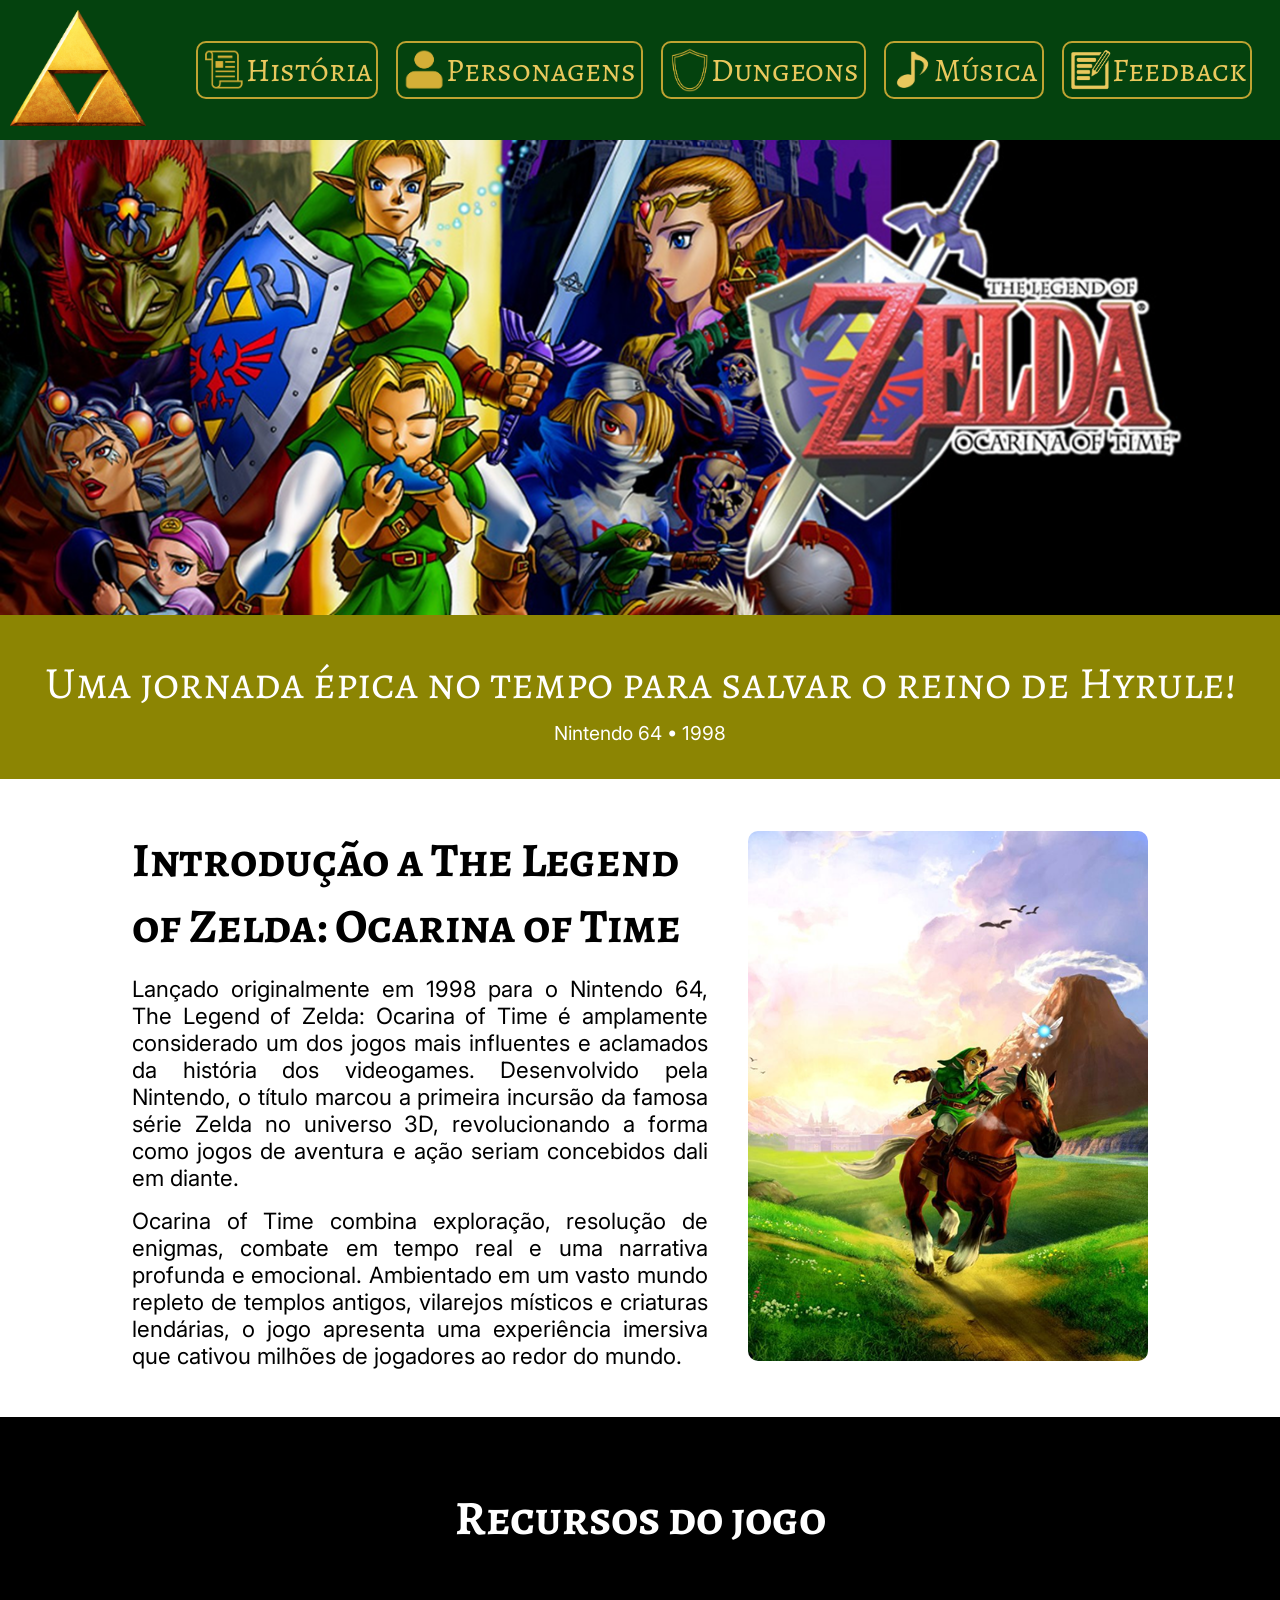
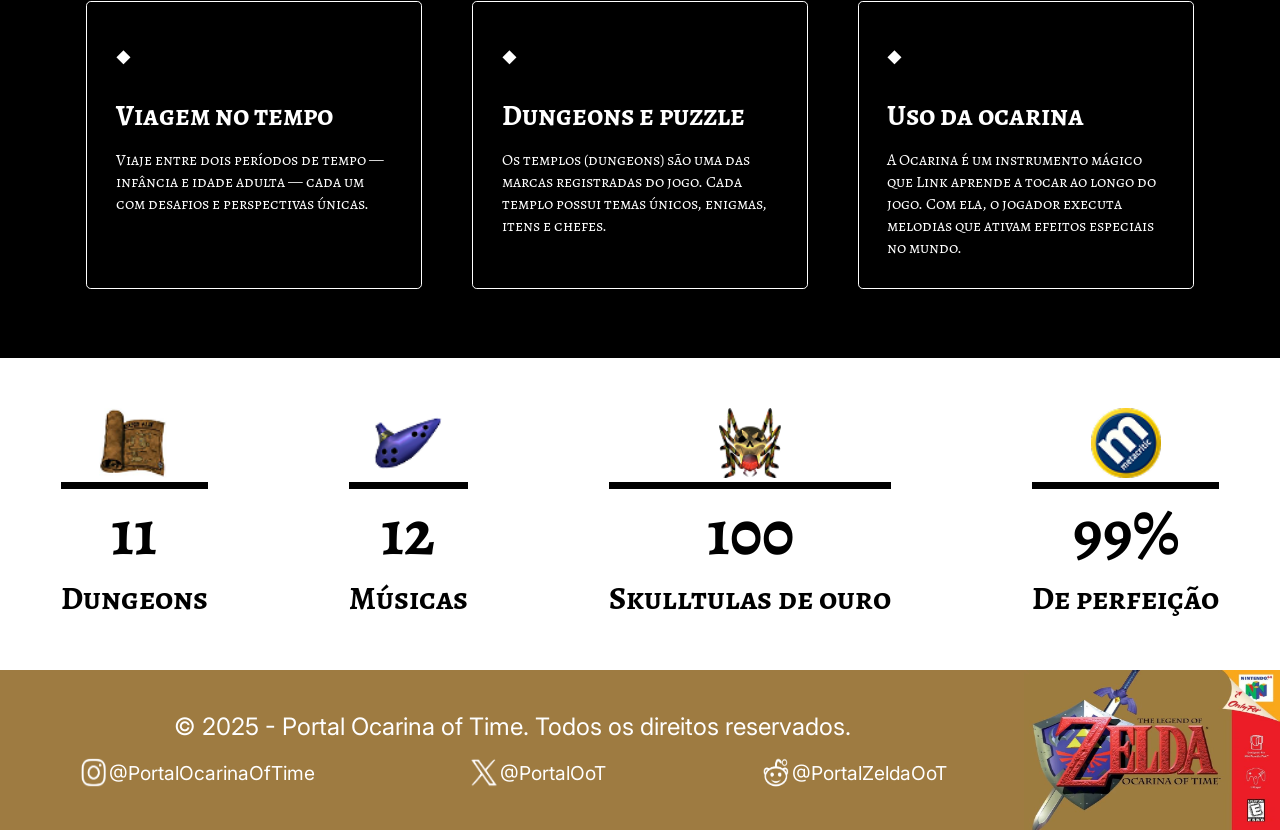
<file: Site Zelda/index.html>
<!DOCTYPE html>
<html lang="pt-br">

<head>
    <meta charset="UTF-8">
    <meta name="viewport" content="width=device-width, initial-scale=1.0">
    <link rel="stylesheet" href="CSS/style.css">
    <link rel="shortcut icon" href="img/zeldaIcone.ico" type="image/x-icon">
    <title>Página Inicial</title>
</head>

<body>
    <header>
        <div class="logo">
            <a href="index.html"><img src="img/Triforce.webp" alt="Triforce"></a>
        </div>
        <nav>
            <ul>
                <li>
                    <a href="historia.html">
                        <div>
                            <img src="img/simbolo-historia.png" alt="história">
                            <p>História</p>
                        </div>
                    </a>
                </li>
                <li>
                    <a href="personagens.html">
                        <div>
                            <img src="img/simbolo-personagens.png" alt="personagens">
                            <p>Personagens</p>
                        </div>
                    </a>
                </li>
                <li>
                    <a href="dungeons.html">
                        <div>
                            <img src="img/simbolo-dungeons.png" alt="dungeons">
                            <p>Dungeons</p>
                        </div>
                    </a>
                </li>
                <li>
                    <a href="musica.html">
                        <div>
                            <img src="img/simbolo-musica.png" alt="musica">
                            <p>Música</p>
                        </div>
                    </a>
                </li>
                <li>
                    <a href="feedback.html">
                        <div>
                            <img src="img/simbolo_feedback.png" alt="feedback">
                            <p>Feedback</p>
                        </div>
                    </a>
                </li>
            </ul>
        </nav>
    </header>
    <main>


        <section class="fundo-inicial">
            <div class="inicial">
                <img src="img/imagem_jogo_zelda.png" alt="Imagem de Zelda" />
            </div>
            <div class="aviso">
                <span class="aviso-titulo">Uma jornada épica no tempo para salvar o reino de Hyrule!</span>
                <span class="aviso-subtitulo">Nintendo 64 • 1998</span>
            </div>
        </section>

        <section class="container-introducao">
            <div class="intro">
                <div class="intro-texto">
                    <h2>Introdução a The Legend of Zelda: Ocarina of Time</h2>

                    <p>
                        Lançado originalmente em 1998 para o Nintendo 64, The Legend of
                        Zelda: Ocarina of Time é amplamente considerado um dos jogos mais
                        influentes e aclamados da história dos videogames. Desenvolvido pela
                        Nintendo, o título marcou a primeira incursão da famosa série Zelda
                        no universo 3D, revolucionando a forma como jogos de aventura e ação
                        seriam concebidos dali em diante.
                    </p>

                    <p>
                        Ocarina of Time combina exploração, resolução de enigmas, combate em
                        tempo real e uma narrativa profunda e emocional. Ambientado em um
                        vasto mundo repleto de templos antigos, vilarejos místicos e
                        criaturas lendárias, o jogo apresenta uma experiência imersiva que
                        cativou milhões de jogadores ao redor do mundo.
                    </p>
                </div>

                <div class="intro-imagem">
                    <img src="img/link_andando_cavalo.png" alt="Link andando a cavalo" />
                </div>
            </div>    
        </section>

        <section class="recursos">
            <h2>Recursos do jogo</h2>

            <div class="cards">
                <div class="card">
                    <div class="icon">&#9670;</div>
                    <h3>Viagem no tempo</h3>
                    <p>
                        Viaje entre dois períodos de tempo — infância e idade adulta —
                        cada um com desafios e perspectivas únicas.
                    </p>
                </div>

                <div class="card">
                    <div class="icon">&#9670;</div>
                    <h3>Dungeons e puzzle</h3>
                    <p>
                        Os templos (dungeons) são uma das marcas registradas do jogo. Cada
                        templo possui temas únicos, enigmas, itens e chefes.
                    </p>
                </div>

                <div class="card">
                    <div class="icon">&#9670;</div>
                    <h3>Uso da ocarina</h3>
                    <p>
                        A Ocarina é um instrumento mágico que Link aprende a tocar ao
                        longo do jogo. Com ela, o jogador executa melodias que ativam
                        efeitos especiais no mundo.
                    </p>
                </div>
            </div>
        </section>

        <section class="stats">
            <div class="stat">
                <img src="img/11_dungeons.png" alt="dungeons" />
                <h3>11</h3>
                <p>Dungeons</p>
            </div>

            <div class="stat">
                <img src="img/12_musicas.png" alt="musicas" />
                <h3>12</h3>
                <p>Músicas</p>
            </div>

            <div class="stat">
                <img src="img/skulltulas.png" alt="skulltulas" />
                <h3>100</h3>
                <p>Skulltulas de ouro</p>
            </div>

            <div class="stat">
                <img src="img/logo_metacritic.png" alt="metacritic" />
                <h3>99%</h3>
                <p>De perfeição</p>
            </div>
        </section>


    </main>
    <footer>
        <div class="container-footer">
            <p>© 2025 - Portal Ocarina of Time. Todos os direitos reservados.</p>
            <ul>
                <li>
                    <img src="img/simbolo-instagram.png" alt="insta">
                    @PortalOcarinaOfTime
                </li>
                <li>
                    <img src="img/simbolo-x.png" alt="x">
                    @PortalOoT
                </li>
                <li>
                    <img src="img/simbolo-reddit.png" alt="reddit">
                    @PortalZeldaOoT
                </li>
            </ul>
        </div>
        <img src="img/capaThelegendOfZelda.jpg">
    </footer>
</body>

</html>
</file>
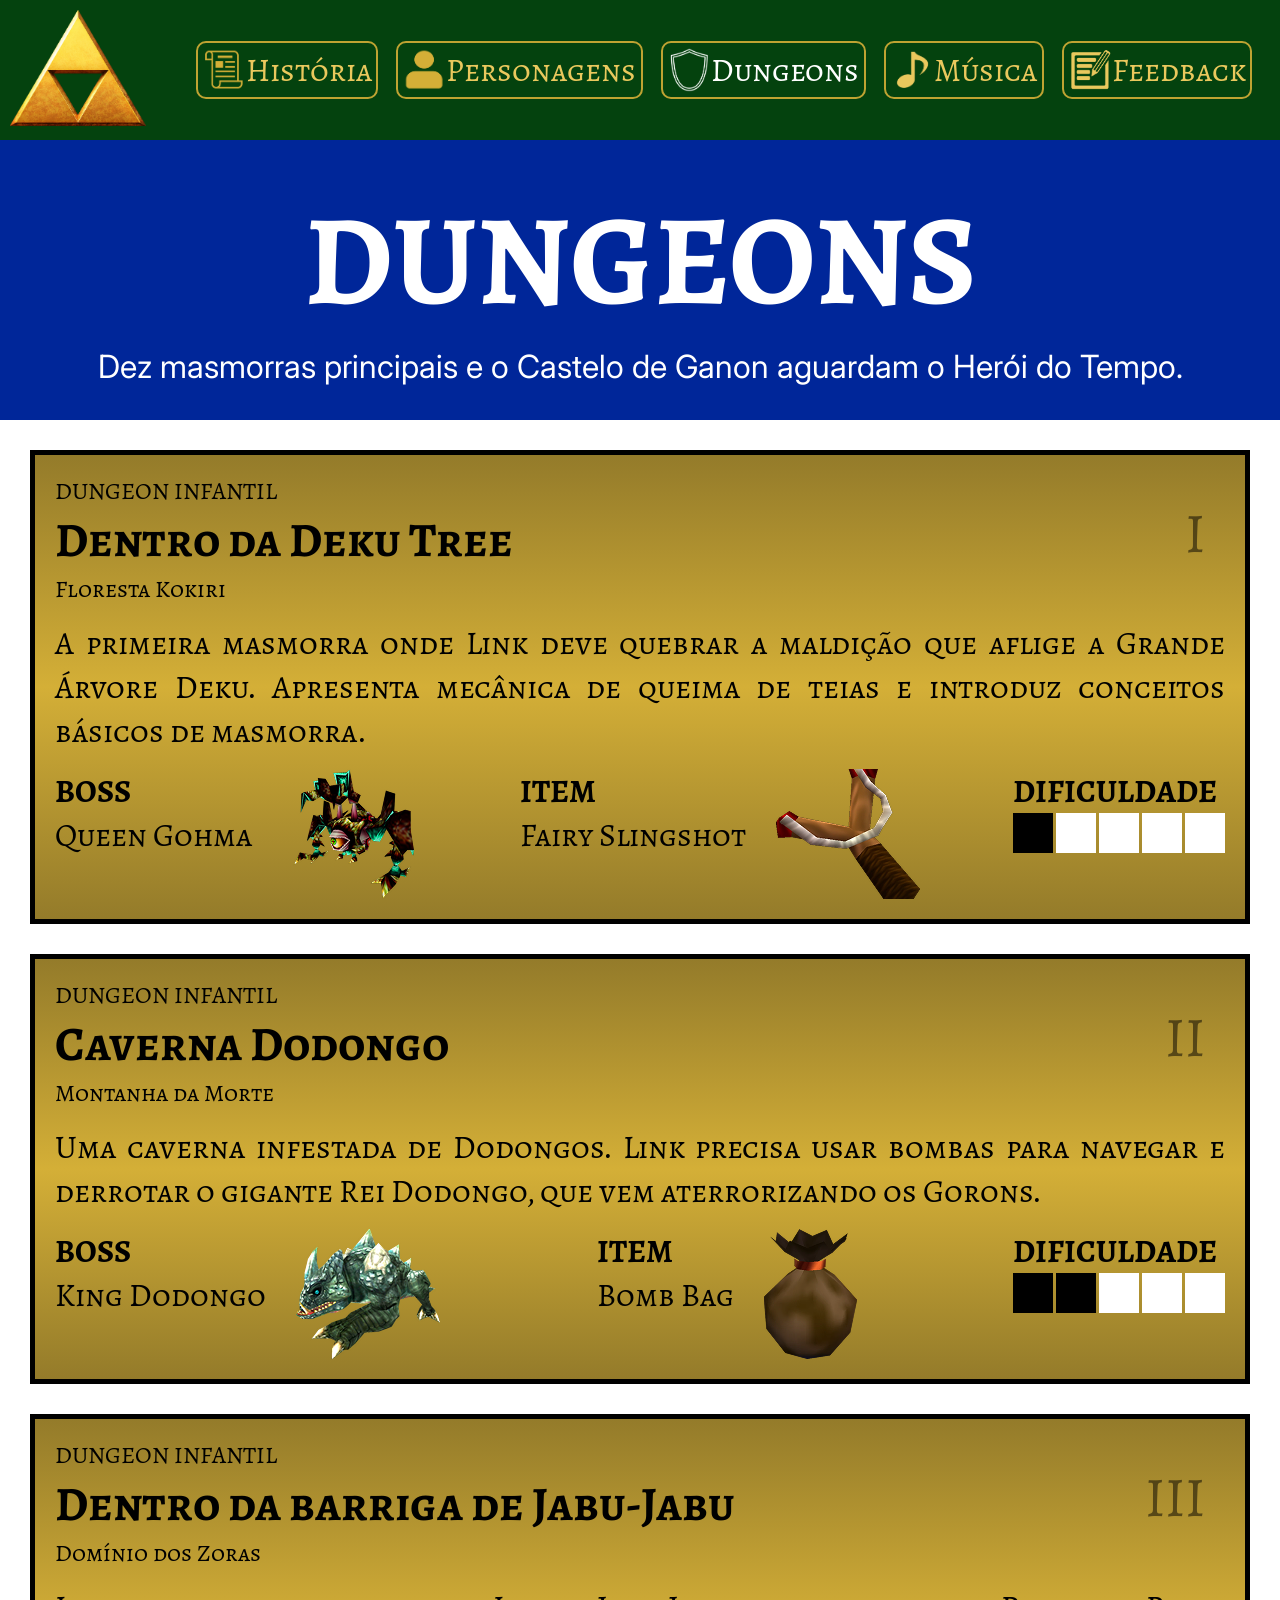
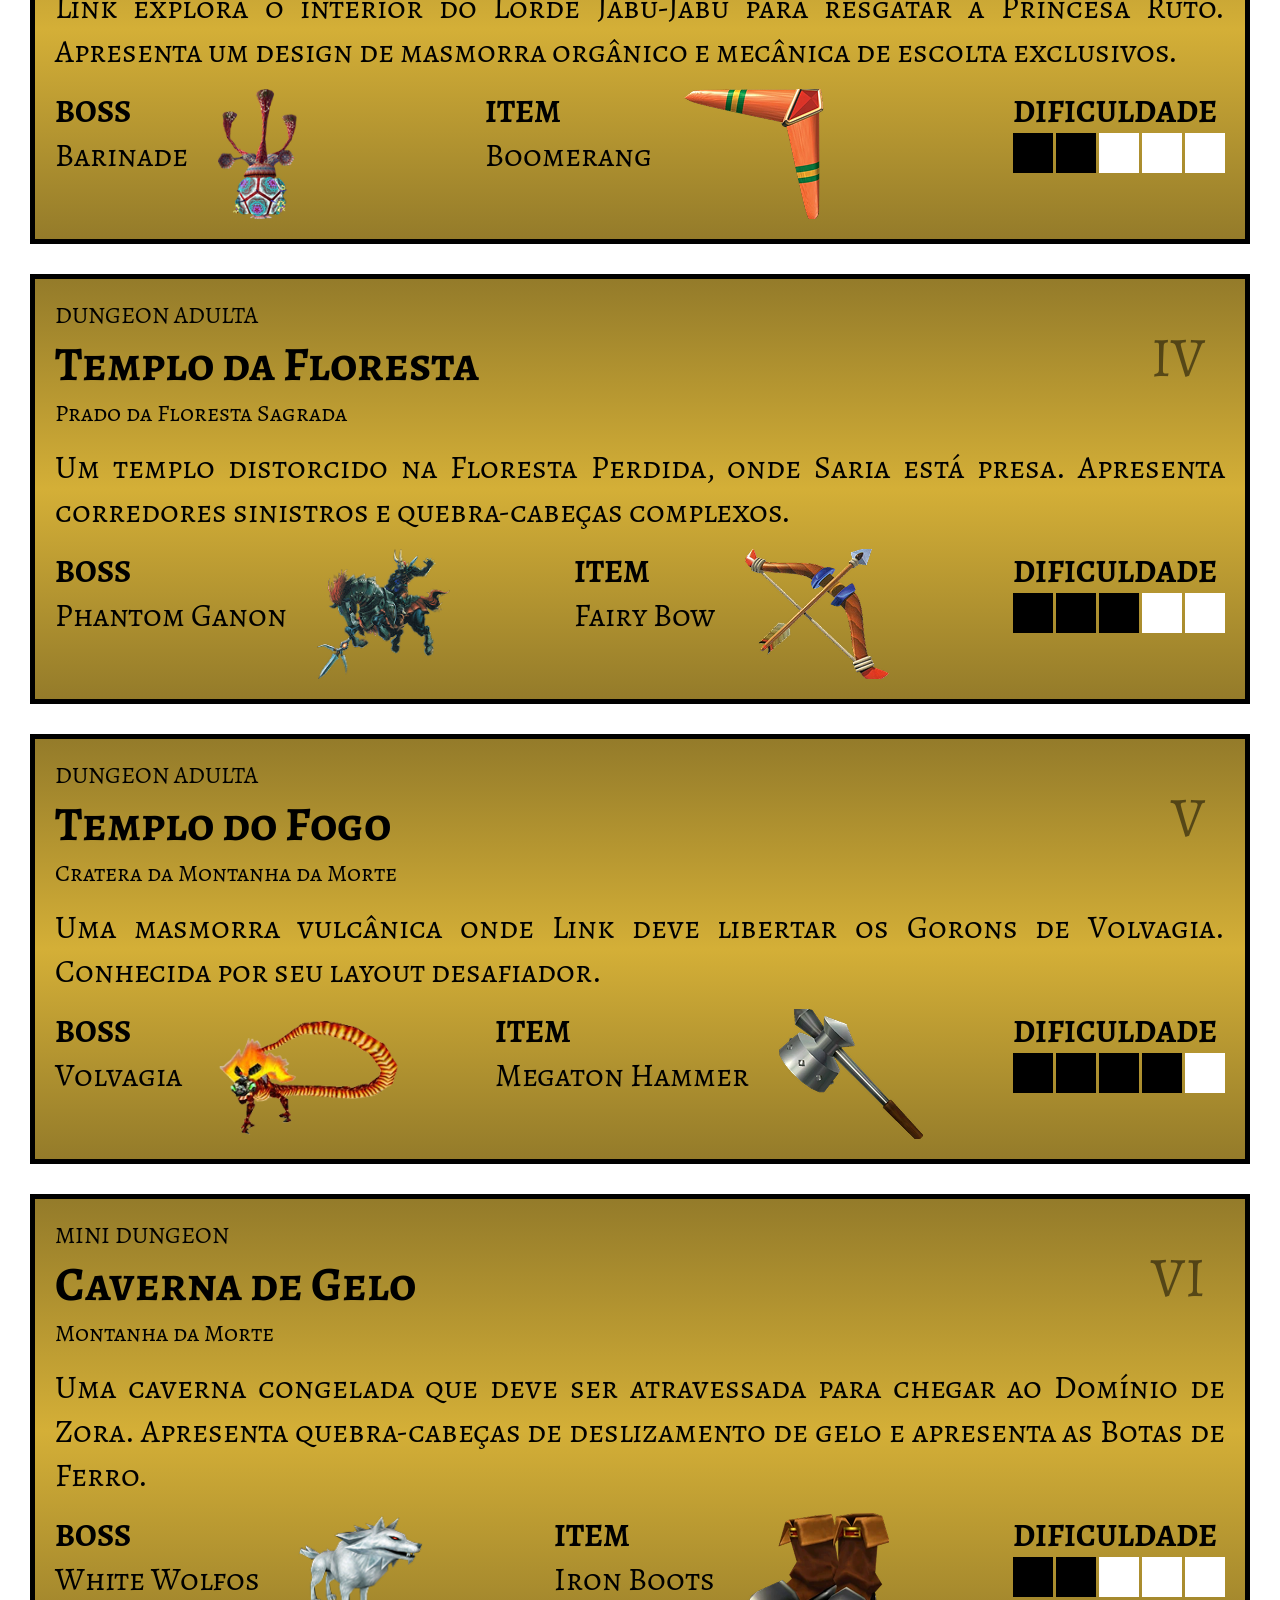
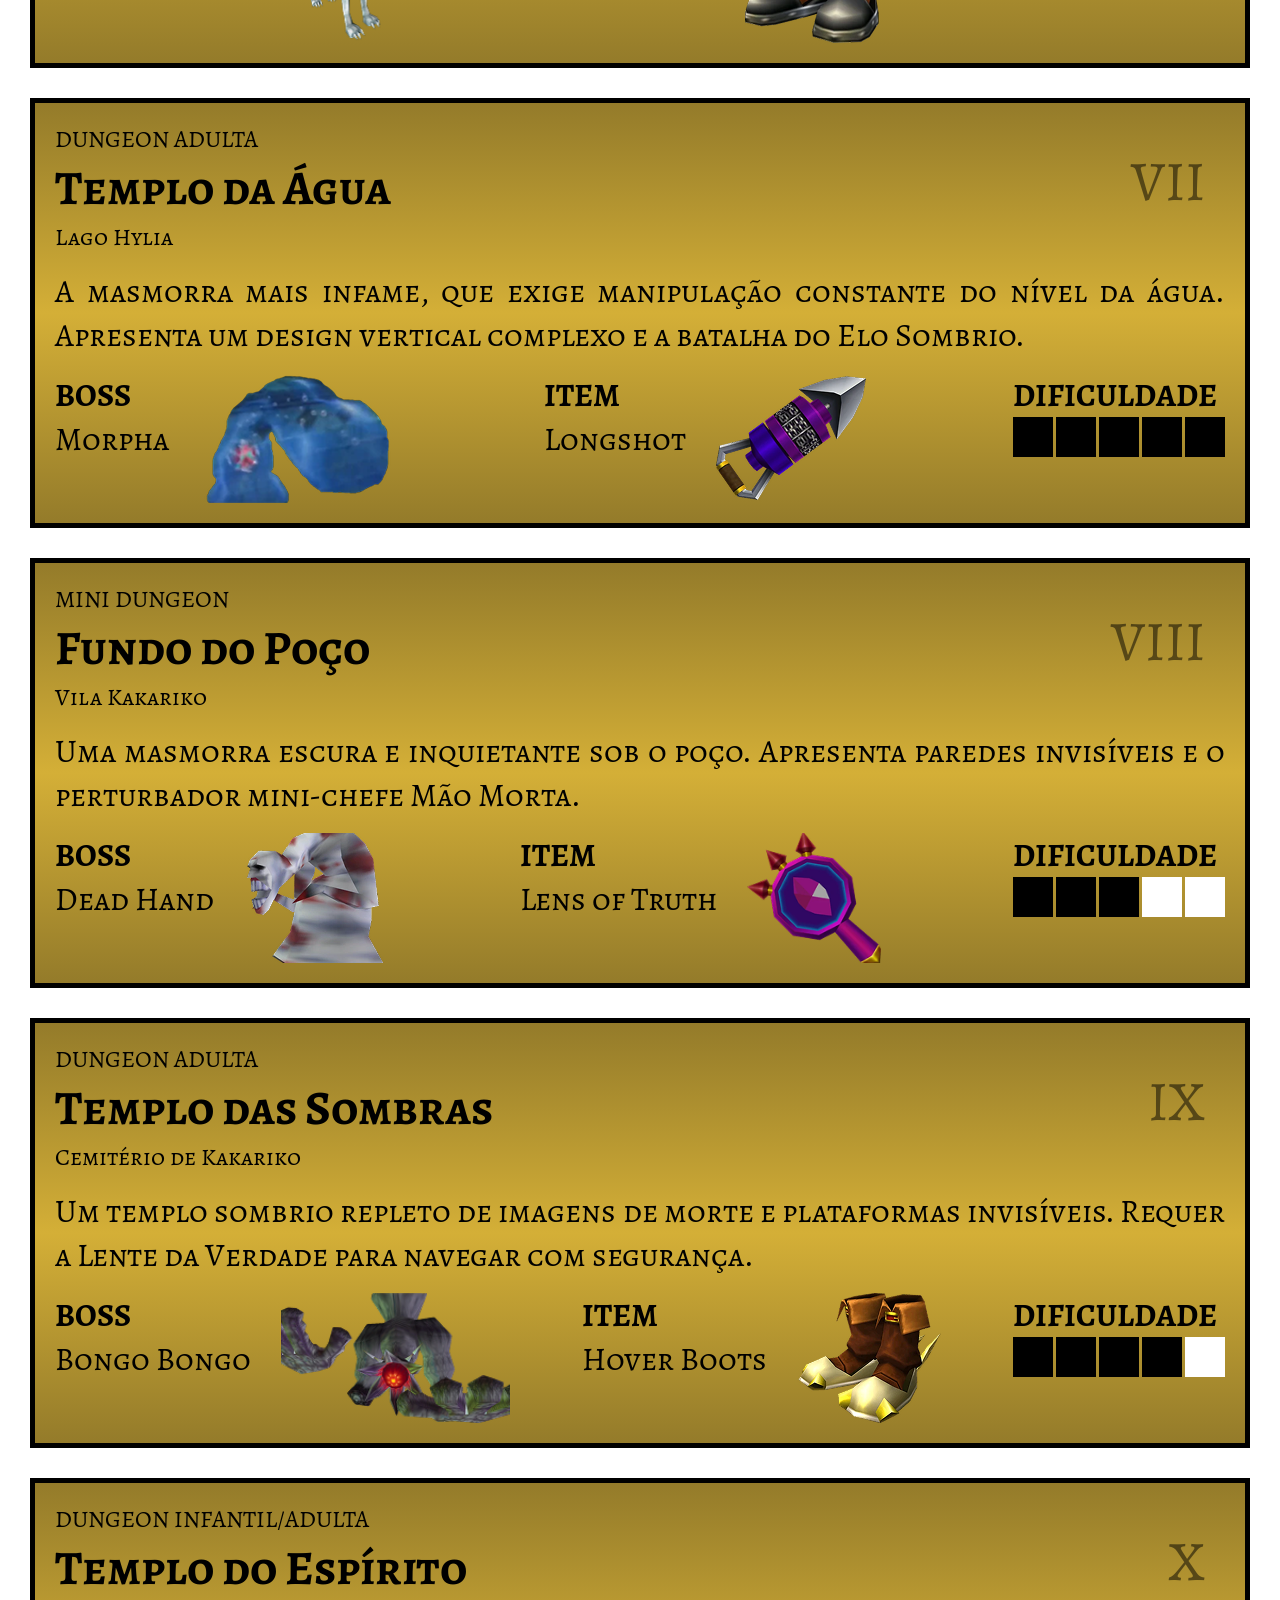
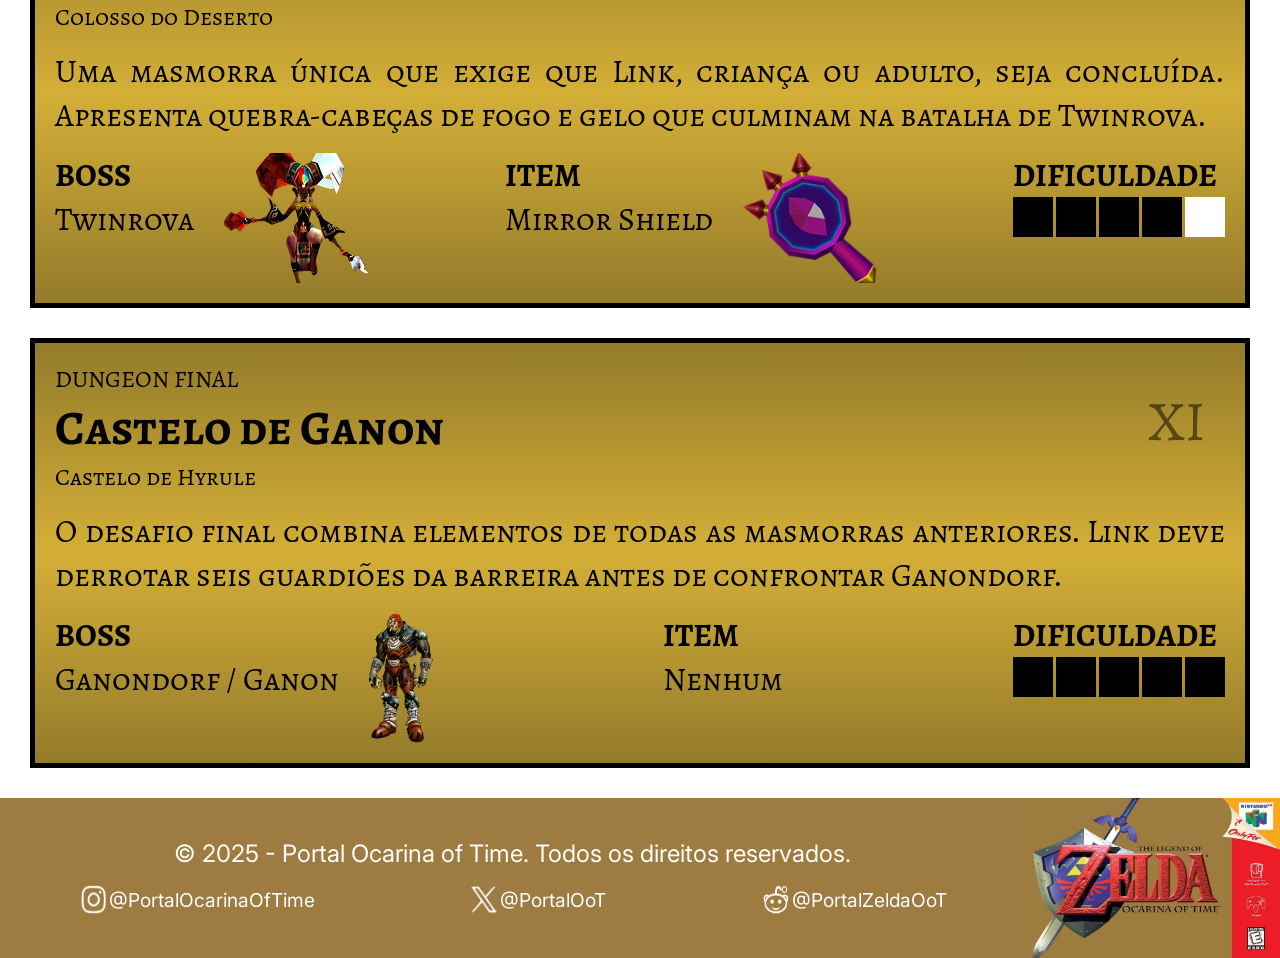
<file: Site Zelda/dungeons.html>
<!DOCTYPE html>
<html lang="pt-br">

<head>
    <meta charset="UTF-8">
    <meta name="viewport" content="width=device-width, initial-scale=1.0">
    <link rel="stylesheet" href="CSS/dungeons.css">
    <link rel="shortcut icon" href="img/zeldaIcone.ico" type="image/x-icon">
    <title>Dungeons</title>
</head>

<body>
    <header>
        <div class="logo">
            <a href="index.html"><img src="img/Triforce.webp" alt="Triforce"></a>
        </div>
        <nav>
            <ul>
                <li>
                    <a href="historia.html">
                        <div>
                            <img src="img/simbolo-historia.png" alt="história">
                            <p>História</p>
                        </div>
                    </a>
                </li>
                <li>
                    <a href="personagens.html">
                        <div>
                            <img src="img/simbolo-personagens.png" alt="personagens">
                            <p>Personagens</p>
                        </div>
                    </a>
                </li>
                <li>
                    <a href="dungeons.html">
                        <div class="escolha">
                            <img src="img/simbolo-dungeons-branco.png" alt="dungeons">
                            <p>Dungeons</p>
                        </div>
                    </a>
                </li>
                <li>
                    <a href="musica.html">
                        <div>
                            <img src="img/simbolo-musica.png" alt="musica">
                            <p>Música</p>
                        </div>
                    </a>
                </li>
                <li>
                    <a href="feedback.html">
                        <div>
                            <img src="img/simbolo_feedback.png" alt="feedback">
                            <p>Feedback</p>
                        </div>
                    </a>
                </li>
            </ul>
        </nav>
    </header>
    <main>
        <section class="introducao">
            <h1>DUNGEONS</h1>
            <P>Dez masmorras principais e o Castelo de Ganon aguardam o Herói do Tempo.</P>
        </section>

        <section class="dungeon-section">
            <div class="dungeon-container">
                <div class="dungeon-form">
                    <div class="dungeon-header">
                        <p class="dungeon-infantil">DUNGEON INFANTIL</p>
                        <h1 class="dungeon-title">Dentro da Deku Tree</h1>
                        <p class="dungeon-location">Floresta Kokiri</p>
                    </div>
                    <span class="dungeon-number">I</span>
                </div>

                <p class="dungeon-description">
                    A primeira masmorra onde Link deve quebrar a maldição que aflige a Grande Árvore Deku.
                    Apresenta mecânica de queima de teias e introduz conceitos básicos de masmorra.
                </p>
            </div>

            <div class="dungeon-info">
                <div class="info-card">
                    <div class="info-boss">
                        <h3 class="info-title">BOSS</h3>
                        <p class="info-name">Queen Gohma</p>
                    </div>
                    <img class="info_img" src="img/Rectangle 52.png">
                </div>

                <div class="info-card">
                    <div class="info-boss">
                        <h3 class="info-title">ITEM</h3>
                        <p class="info-name">Fairy Slingshot</p>
                    </div>
                    <img class="info_img" src="img/Rectangle 53.png">
                </div>

                <div class="info-card">
                    <div class="info-boss">
                        <h3 class="info-title">DIFICULDADE</h3>
                        <div class="difficulty-bars">
                            <span class="bar-active"></span>
                            <span class="bar"></span>
                            <span class="bar"></span>
                            <span class="bar"></span>
                            <span class="bar"></span>
                        </div>
                    </div>
                </div>
            </div>
        </section>


        <section class="dungeon-section">
            <div class="dungeon-container">
                <div class="dungeon-form">
                    <div class="dungeon-header">
                        <p class="dungeon-infantil">DUNGEON INFANTIL</p>
                        <h1 class="dungeon-title">Caverna Dodongo</h1>
                        <p class="dungeon-location">Montanha da Morte</p>
                    </div>
                    <span class="dungeon-number">II</span>
                </div>

                <p class="dungeon-description">
                    Uma caverna infestada de Dodongos. Link precisa usar bombas para navegar
                    e derrotar o gigante Rei Dodongo, que vem aterrorizando os Gorons.
                </p>
            </div>

            <div class="dungeon-info">
                <div class="info-card">
                    <div class="info-boss">
                        <h3 class="info-title">BOSS</h3>
                        <p class="info-name">King Dodongo</p>
                    </div>
                    <img class="info_img" src="img/Rectangle 54.png">
                </div>

                <div class="info-card">
                    <div class="info-boss">
                        <h3 class="info-title">ITEM</h3>
                        <p class="info-name">Bomb Bag</p>
                    </div>
                    <img class="info_img" src="img/Rectangle 65.png">
                </div>

                <div class="info-card">
                    <div class="info-boss">
                        <h3 class="info-title">DIFICULDADE</h3>
                        <div class="difficulty-bars">
                            <span class="bar-active"></span>
                            <span class="bar-active"></span>
                            <span class="bar"></span>
                            <span class="bar"></span>
                            <span class="bar"></span>
                        </div>
                    </div>
                </div>
            </div>
        </section>


        <section class="dungeon-section">
            <div class="dungeon-container">
                <div class="dungeon-form">
                    <div class="dungeon-header">
                        <p class="dungeon-infantil">DUNGEON INFANTIL</p>
                        <h1 class="dungeon-title">Dentro da barriga de Jabu-Jabu</h1>
                        <p class="dungeon-location">Domínio dos Zoras</p>
                    </div>
                    <span class="dungeon-number">III</span>
                </div>

                <p class="dungeon-description">
                    Link explora o interior do Lorde Jabu-Jabu para resgatar a Princesa Ruto.
                    Apresenta um design de masmorra orgânico e mecânica de escolta exclusivos.
                </p>
            </div>

            <div class="dungeon-info">
                <div class="info-card">
                    <div class="info-boss">
                        <h3 class="info-title">BOSS</h3>
                        <p class="info-name">Barinade</p>
                    </div>
                    <img class="info_img" src="img/Rectangle 55.png">
                </div>

                <div class="info-card">
                    <div class="info-boss">
                        <h3 class="info-title">ITEM</h3>
                        <p class="info-name">Boomerang</p>
                    </div>
                    <img class="info_img" src="img/Rectangle 69.png">
                </div>

                <div class="info-card">
                    <div class="info-boss">
                        <h3 class="info-title">DIFICULDADE</h3>
                        <div class="difficulty-bars">
                            <span class="bar-active"></span>
                            <span class="bar-active"></span>
                            <span class="bar"></span>
                            <span class="bar"></span>
                            <span class="bar"></span>
                        </div>
                    </div>
                </div>
            </div>
        </section>


        <section class="dungeon-section">
            <div class="dungeon-container">
                <div class="dungeon-form">
                    <div class="dungeon-header">
                        <p class="dungeon-infantil">DUNGEON ADULTA</p>
                        <h1 class="dungeon-title">Templo da Floresta</h1>
                        <p class="dungeon-location">Prado da Floresta Sagrada</p>
                    </div>
                    <span class="dungeon-number">IV</span>
                </div>

                <p class="dungeon-description">
                    Um templo distorcido na Floresta Perdida, onde Saria está presa.
                    Apresenta corredores sinistros e quebra-cabeças complexos.
                </p>
            </div>

            <div class="dungeon-info">
                <div class="info-card">
                    <div class="info-boss">
                        <h3 class="info-title">BOSS</h3>
                        <p class="info-name">Phantom Ganon</p>
                    </div>
                    <img class="info_img" src="img/image 12.png">
                </div>

                <div class="info-card">
                    <div class="info-boss">
                        <h3 class="info-title">ITEM</h3>
                        <p class="info-name">Fairy Bow</p>
                    </div>
                    <img class="info_img" src="img/Rectangle 68.png">
                </div>

                <div class="info-card">
                    <div class="info-boss">
                        <h3 class="info-title">DIFICULDADE</h3>
                        <div class="difficulty-bars">
                            <span class="bar-active"></span>
                            <span class="bar-active"></span>
                            <span class="bar-active"></span>
                            <span class="bar"></span>
                            <span class="bar"></span>
                        </div>
                    </div>
                </div>
            </div>
        </section>


        <section class="dungeon-section">
            <div class="dungeon-container">
                <div class="dungeon-form">
                    <div class="dungeon-header">
                        <p class="dungeon-infantil">DUNGEON ADULTA</p>
                        <h1 class="dungeon-title">Templo do Fogo</h1>
                        <p class="dungeon-location">Cratera da Montanha da Morte</p>
                    </div>
                    <span class="dungeon-number">V</span>
                </div>

                <p class="dungeon-description">
                    Uma masmorra vulcânica onde Link deve libertar os Gorons de Volvagia.
                    Conhecida por seu layout desafiador.
                </p>
            </div>

            <div class="dungeon-info">
                <div class="info-card">
                    <div class="info-boss">
                        <h3 class="info-title">BOSS</h3>
                        <p class="info-name">Volvagia</p>
                    </div>
                    <img class="info_img" src="img/image 11.png">
                </div>

                <div class="info-card">
                    <div class="info-boss">
                        <h3 class="info-title">ITEM</h3>
                        <p class="info-name">Megaton Hammer</p>
                    </div>
                    <img class="info_img" src="img/Rectangle 67.png">
                </div>

                <div class="info-card">
                    <div class="info-boss">
                        <h3 class="info-title">DIFICULDADE</h3>
                        <div class="difficulty-bars">
                            <span class="bar-active"></span>
                            <span class="bar-active"></span>
                            <span class="bar-active"></span>
                            <span class="bar-active"></span>
                            <span class="bar"></span>
                        </div>
                    </div>
                </div>
            </div>
        </section>

        <section class="dungeon-section">
            <div class="dungeon-container">
                <div class="dungeon-form">
                    <div class="dungeon-header">
                        <p class="dungeon-infantil">MINI DUNGEON</p>
                        <h1 class="dungeon-title">Caverna de Gelo</h1>
                        <p class="dungeon-location">Montanha da Morte</p>
                    </div>
                    <span class="dungeon-number">VI</span>
                </div>

                <p class="dungeon-description">
                    Uma caverna congelada que deve ser atravessada para chegar ao Domínio de Zora.
                    Apresenta quebra-cabeças de deslizamento de gelo e apresenta as Botas de Ferro.
                </p>
            </div>

            <div class="dungeon-info">
                <div class="info-card">
                    <div class="info-boss">
                        <h3 class="info-title">BOSS</h3>
                        <p class="info-name">White Wolfos</p>
                    </div>
                    <img class="info_img" src="img/Rectangle 58 (1).png">
                </div>

                <div class="info-card">
                    <div class="info-boss">
                        <h3 class="info-title">ITEM</h3>
                        <p class="info-name">Iron Boots</p>
                    </div>
                    <img class="info_img" src="img/Rectangle 64.png">
                </div>

                <div class="info-card">
                    <div class="info-boss">
                        <h3 class="info-title">DIFICULDADE</h3>
                        <div class="difficulty-bars">
                            <span class="bar-active"></span>
                            <span class="bar-active"></span>
                            <span class="bar"></span>
                            <span class="bar"></span>
                            <span class="bar"></span>
                        </div>
                    </div>
                </div>
            </div>
        </section>

        <section class="dungeon-section">
            <div class="dungeon-container">
                <div class="dungeon-form">
                    <div class="dungeon-header">
                        <p class="dungeon-infantil">DUNGEON ADULTA</p>
                        <h1 class="dungeon-title">Templo da Água</h1>
                        <p class="dungeon-location">Lago Hylia</p>
                    </div>
                    <span class="dungeon-number">VII</span>
                </div>

                <p class="dungeon-description">
                    A masmorra mais infame, que exige manipulação constante do nível da água.
                    Apresenta um design vertical complexo e a batalha do Elo Sombrio.
                </p>
            </div>

            <div class="dungeon-info">
                <div class="info-card">
                    <div class="info-boss">
                        <h3 class="info-title">BOSS</h3>
                        <p class="info-name">Morpha</p>
                    </div>
                    <img class="info_img" src="img/Rectangle 61.png">
                </div>

                <div class="info-card">
                    <div class="info-boss">
                        <h3 class="info-title">ITEM</h3>
                        <p class="info-name">Longshot</p>
                    </div>
                    <img class="info_img" src="img/Rectangle 67 (1).png">
                </div>

                <div class="info-card">
                    <div class="info-boss">
                        <h3 class="info-title">DIFICULDADE</h3>
                        <div class="difficulty-bars">
                            <span class="bar-active"></span>
                            <span class="bar-active"></span>
                            <span class="bar-active"></span>
                            <span class="bar-active"></span>
                            <span class="bar-active"></span>
                        </div>
                    </div>
                </div>
            </div>
        </section>

        <section class="dungeon-section">
            <div class="dungeon-container">
                <div class="dungeon-form">
                    <div class="dungeon-header">
                        <p class="dungeon-infantil">MINI DUNGEON</p>
                        <h1 class="dungeon-title">Fundo do Poço</h1>
                        <p class="dungeon-location">Vila Kakariko</p>
                    </div>
                    <span class="dungeon-number">VIII</span>
                </div>

                <p class="dungeon-description">
                    Uma masmorra escura e inquietante sob o poço.
                    Apresenta paredes invisíveis e o perturbador mini-chefe Mão Morta.
                </p>
            </div>

            <div class="dungeon-info">
                <div class="info-card">
                    <div class="info-boss">
                        <h3 class="info-title">BOSS</h3>
                        <p class="info-name">Dead Hand</p>
                    </div>
                    <img class="info_img" src="img/Rectangle 60.png">
                </div>

                <div class="info-card">
                    <div class="info-boss">
                        <h3 class="info-title">ITEM</h3>
                        <p class="info-name">Lens of Truth</p>
                    </div>
                    <img class="info_img" src="img/Rectangle 66.png">
                </div>

                <div class="info-card">
                    <div class="info-boss">
                        <h3 class="info-title">DIFICULDADE</h3>
                        <div class="difficulty-bars">
                            <span class="bar-active"></span>
                            <span class="bar-active"></span>
                            <span class="bar-active"></span>
                            <span class="bar"></span>
                            <span class="bar"></span>
                        </div>
                    </div>
                </div>
            </div>
        </section>

        <section class="dungeon-section">
            <div class="dungeon-container">
                <div class="dungeon-form">
                    <div class="dungeon-header">
                        <p class="dungeon-infantil">DUNGEON ADULTA</p>
                        <h1 class="dungeon-title">Templo das Sombras</h1>
                        <p class="dungeon-location">Cemitério de Kakariko</p>
                    </div>
                    <span class="dungeon-number">IX</span>
                </div>

                <p class="dungeon-description">
                    Um templo sombrio repleto de imagens de morte e plataformas invisíveis.
                    Requer a Lente da Verdade para navegar com segurança.
                </p>
            </div>

            <div class="dungeon-info">
                <div class="info-card">
                    <div class="info-boss">
                        <h3 class="info-title">BOSS</h3>
                        <p class="info-name">Bongo Bongo</p>
                    </div>
                    <img class="info_img" src="img/Rectangle 70.png">
                </div>

                <div class="info-card">
                    <div class="info-boss">
                        <h3 class="info-title">ITEM</h3>
                        <p class="info-name">Hover Boots</p>
                    </div>
                    <img class="info_img" src="img/Rectangle 71.png">
                </div>

                <div class="info-card">
                    <div class="info-boss">
                        <h3 class="info-title">DIFICULDADE</h3>
                        <div class="difficulty-bars">
                            <span class="bar-active"></span>
                            <span class="bar-active"></span>
                            <span class="bar-active"></span>
                            <span class="bar-active"></span>
                            <span class="bar"></span>
                        </div>
                    </div>
                </div>
            </div>
        </section>

        <section class="dungeon-section">
            <div class="dungeon-container">
                <div class="dungeon-form">
                    <div class="dungeon-header">
                        <p class="dungeon-infantil">DUNGEON INFANTIL/ADULTA</p>
                        <h1 class="dungeon-title">Templo do Espírito</h1>
                        <p class="dungeon-location">Colosso do Deserto</p>
                    </div>
                    <span class="dungeon-number">X</span>
                </div>

                <p class="dungeon-description">
                    Uma masmorra única que exige que Link, criança ou adulto, seja concluída.
                    Apresenta quebra-cabeças de fogo e gelo que culminam na batalha de Twinrova.
                </p>
            </div>

            <div class="dungeon-info">
                <div class="info-card">
                    <div class="info-boss">
                        <h3 class="info-title">BOSS</h3>
                        <p class="info-name">Twinrova</p>
                    </div>
                    <img class="info_img" src="img/Rectangle 59.png">
                </div>

                <div class="info-card">
                    <div class="info-boss">
                        <h3 class="info-title">ITEM</h3>
                        <p class="info-name">Mirror Shield</p>
                    </div>
                    <img class="info_img" src="img/Rectangle 66.png">
                </div>

                <div class="info-card">
                    <div class="info-boss">
                        <h3 class="info-title">DIFICULDADE</h3>
                        <div class="difficulty-bars">
                            <span class="bar-active"></span>
                            <span class="bar-active"></span>
                            <span class="bar-active"></span>
                            <span class="bar-active"></span>
                            <span class="bar"></span>
                        </div>
                    </div>
                </div>
            </div>
        </section>

        <!-- 11 -->
        <section class="dungeon-section">
            <div class="dungeon-container">
                <div class="dungeon-form">
                    <div class="dungeon-header">
                        <p class="dungeon-infantil">DUNGEON FINAL</p>
                        <h1 class="dungeon-title">Castelo de Ganon</h1>
                        <p class="dungeon-location">Castelo de Hyrule</p>
                    </div>
                    <span class="dungeon-number">XI</span>
                </div>

                <p class="dungeon-description">
                    O desafio final combina elementos de todas as masmorras anteriores.
                    Link deve derrotar seis guardiões da barreira antes de confrontar Ganondorf.
                </p>
            </div>

            <div class="dungeon-info">
                <div class="info-card">
                    <div class="info-boss">
                        <h3 class="info-title">BOSS</h3>
                        <p class="info-name">Ganondorf / Ganon</p>
                    </div>
                    <img class="info_img" src="img/Rectangle 62.png">
                </div>

                <div class="info-card">
                    <div class="info-boss">
                        <h3 class="info-title">ITEM</h3>
                        <p class="info-name">Nenhum</p>
                    </div>
                </div>

                <div class="info-card">
                    <div class="info-boss">
                        <h3 class="info-title">DIFICULDADE</h3>
                        <div class="difficulty-bars">
                            <span class="bar-active"></span>
                            <span class="bar-active"></span>
                            <span class="bar-active"></span>
                            <span class="bar-active"></span>
                            <span class="bar-active"></span>
                        </div>
                    </div>
                </div>
            </div>
        </section>








    </main>
    <footer>
        <div class="container-footer">
            <p>© 2025 - Portal Ocarina of Time. Todos os direitos reservados.</p>
            <ul>
                <li>
                    <img src="img/simbolo-instagram.png" alt="insta">
                    @PortalOcarinaOfTime
                </li>
                <li>
                    <img src="img/simbolo-x.png" alt="x">
                    @PortalOoT
                </li>
                <li>
                    <img src="img/simbolo-reddit.png" alt="reddit">
                    @PortalZeldaOoT
                </li>
            </ul>
        </div>
        <img src="img/capaThelegendOfZelda.jpg">
    </footer>
</body>

</html>
</file>
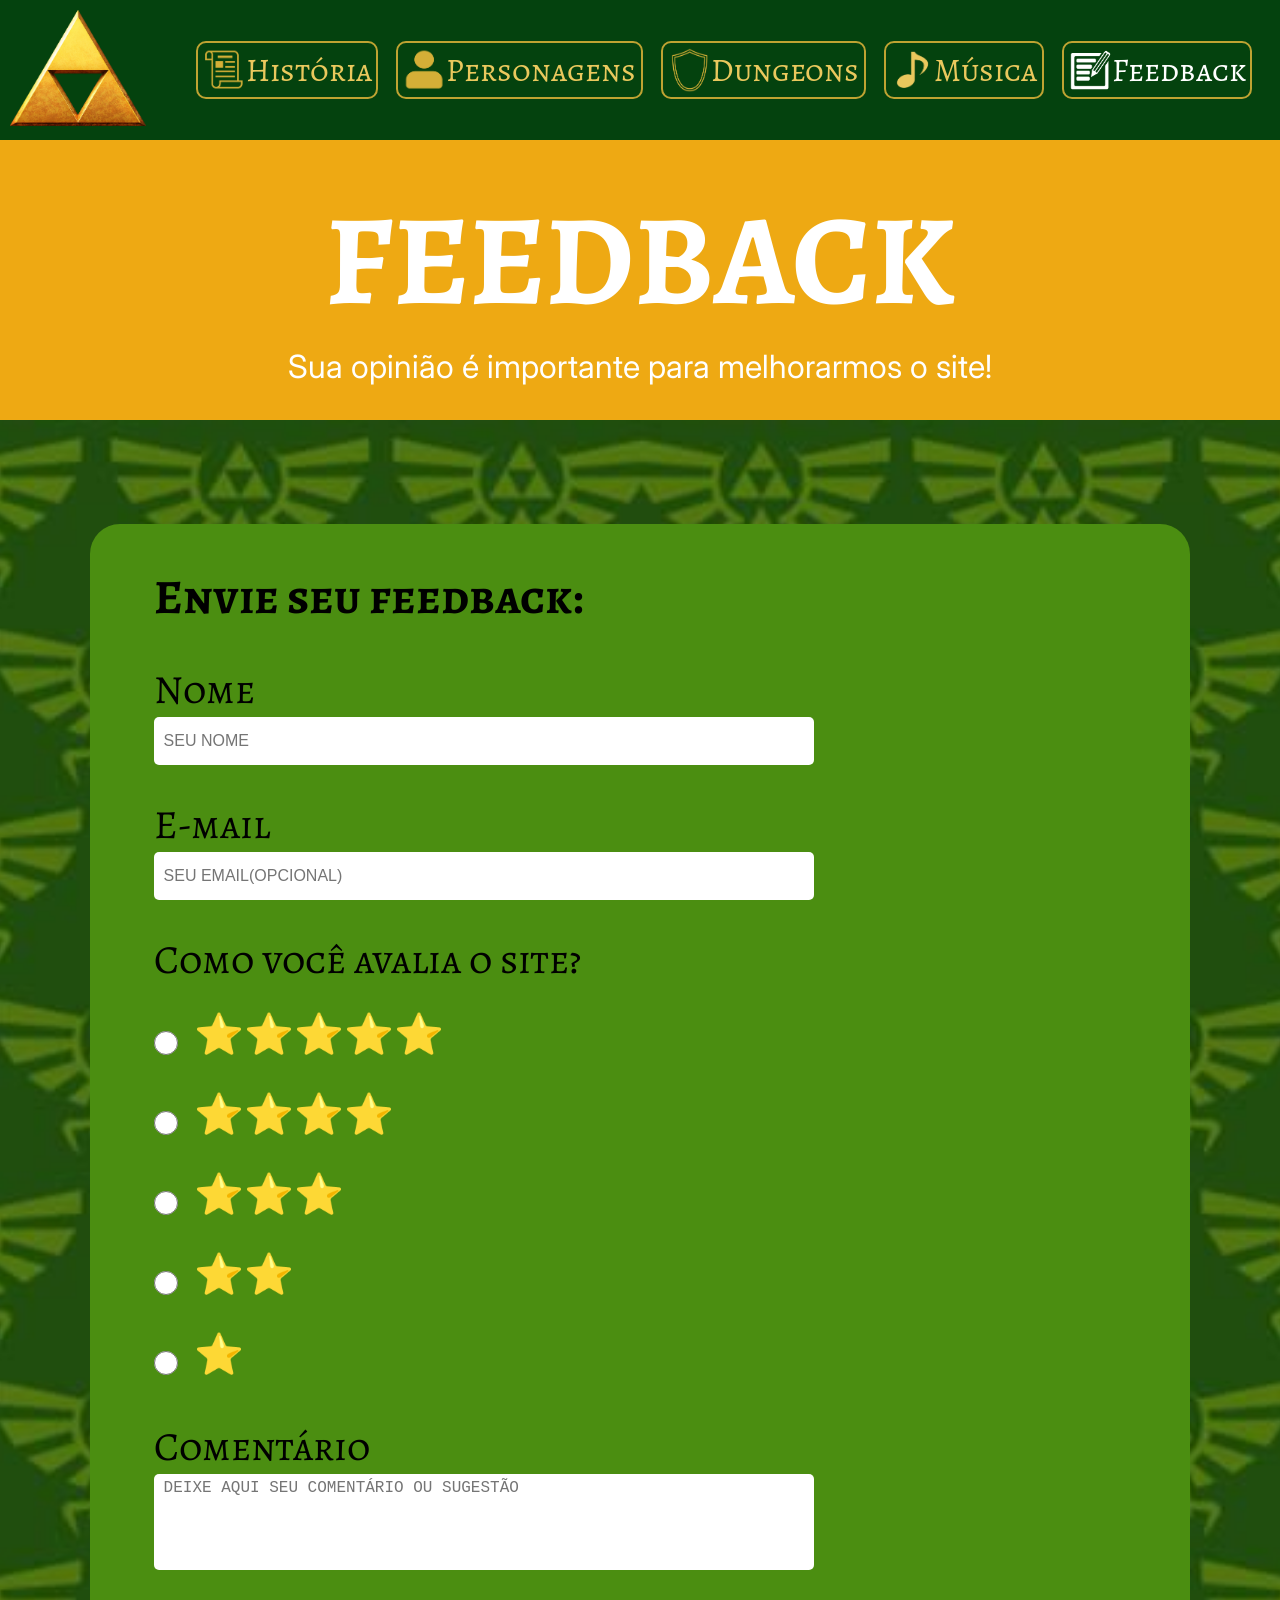
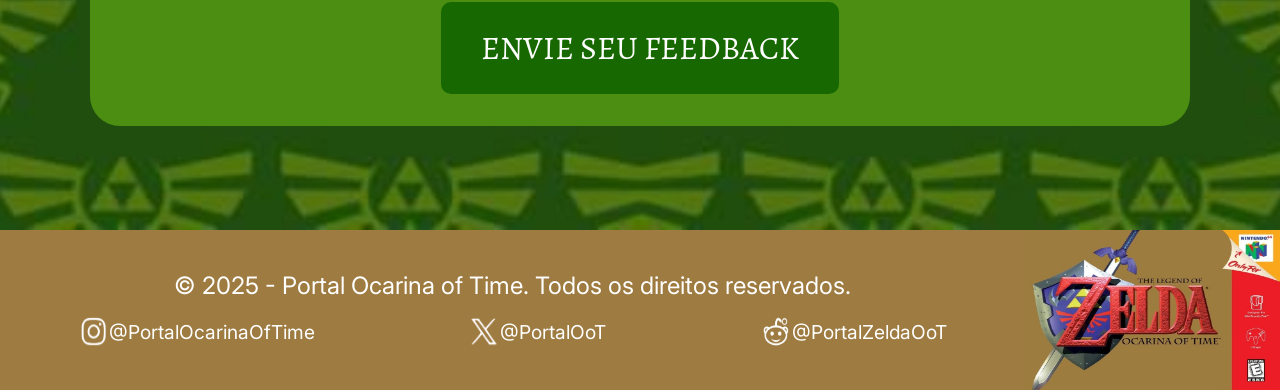
<file: Site Zelda/feedback.html>
<!DOCTYPE html>
<html lang="pt-br">

<head>
    <meta charset="UTF-8">
    <meta name="viewport" content="width=device-width, initial-scale=1.0">
    <link rel="stylesheet" href="CSS/feedback.css">
    <link rel="shortcut icon" href="img/zeldaIcone.ico" type="image/x-icon">
    <title>Feedback</title>
</head>

<body>
    <header>
        <div class="logo">
            <a href="index.html"><img src="img/Triforce.webp" alt="Triforce"></a>
        </div>
        <nav>
            <ul>
                <li>
                    <a href="historia.html">
                        <div>
                            <img src="img/simbolo-historia.png" alt="história">
                            <p>História</p>
                        </div>
                    </a>
                </li>
                <li>
                    <a href="personagens.html">
                        <div>
                            <img src="img/simbolo-personagens.png" alt="personagens">
                            <p>Personagens</p>
                        </div>
                    </a>
                </li>
                <li>
                    <a href="dungeons.html">
                        <div>
                            <img src="img/simbolo-dungeons.png" alt="dungeons">
                            <p>Dungeons</p>
                        </div>
                    </a>
                </li>
                <li>
                    <a href="musica.html">
                        <div>
                            <img src="img/simbolo-musica.png" alt="musica">
                            <p>Música</p>
                        </div>
                    </a>
                </li>
                <li>
                    <a href="feedback.html">
                        <div class="escolha">
                            <img src="img/simbolo-feedback_branco.png" alt="feedback">
                            <p>Feedback</p>
                        </div>
                    </a>
                </li>
            </ul>
        </nav>
    </header>
    <main>
        <section class="introducao">
            <h1>FEEDBACK</h1>
            <P>Sua opinião é importante para melhorarmos o site!</P>
        </section>
        <section class="container-principal">
            <img src="img/PlanodeFundoZelda.jpg" alt="planodefundo" class="main-background">
            <div class="form-container">
                <h3>Envie seu feedback:</h3>
                <form action="">
                    <label for="nome">Nome</label>
                    <input type="text" id="nome" name="nome" placeholder="SEU NOME" required>

                    <label for="email">E-mail</label>
                    <input type="email" id="email" name="email" placeholder="SEU EMAIL(OPCIONAL)">
                    <p>Como você avalia o site?</p>
                    <div class="estrelas">
                        <input type="radio" id="estrela5" name="avaliacao" value="5">
                        <label for="estrela5">⭐️⭐️⭐️⭐️⭐️</label>
                    </div>
                    <div class="estrelas">
                        <input type="radio" id="estrela4" name="avaliacao" value="4">
                        <label for="estrela4">⭐️⭐️⭐️⭐️</label>
                    </div>
                    <div class="estrelas">
                        <input type="radio" id="estrela3" name="avaliacao" value="3">
                        <label for="estrela3">⭐️⭐️⭐️</label>
                    </div>
                    <div class="estrelas">
                        <input type="radio" id="estrela2" name="avaliacao" value="2">
                        <label for="estrela2">⭐️⭐️</label>
                    </div>
                    <div class="estrelas">
                        <input type="radio" id="estrela1" name="avaliacao" value="1">
                        <label for="estrela1">⭐️</label>
                    </div>
                    <label for="comentario">Comentário</label>
                    <textarea id="comentario" name="comentario"
                        placeholder="DEIXE AQUI SEU COMENTÁRIO OU SUGESTÃO"></textarea>

                    <button type="submit">ENVIE SEU FEEDBACK</button>
                </form>
            </div>
        </section>
    </main>
    <footer>
        <div class="container-footer">
            <p>© 2025 - Portal Ocarina of Time. Todos os direitos reservados.</p>
            <ul>
                <li>
                    <img src="img/simbolo-instagram.png" alt="insta">
                    @PortalOcarinaOfTime
                </li>
                <li>
                    <img src="img/simbolo-x.png" alt="x">
                    @PortalOoT
                </li>
                <li>
                    <img src="img/simbolo-reddit.png" alt="reddit">
                    @PortalZeldaOoT
                </li>
            </ul>
        </div>
        <img src="img/capaThelegendOfZelda.jpg">
    </footer>
</body>

</html>
</file>
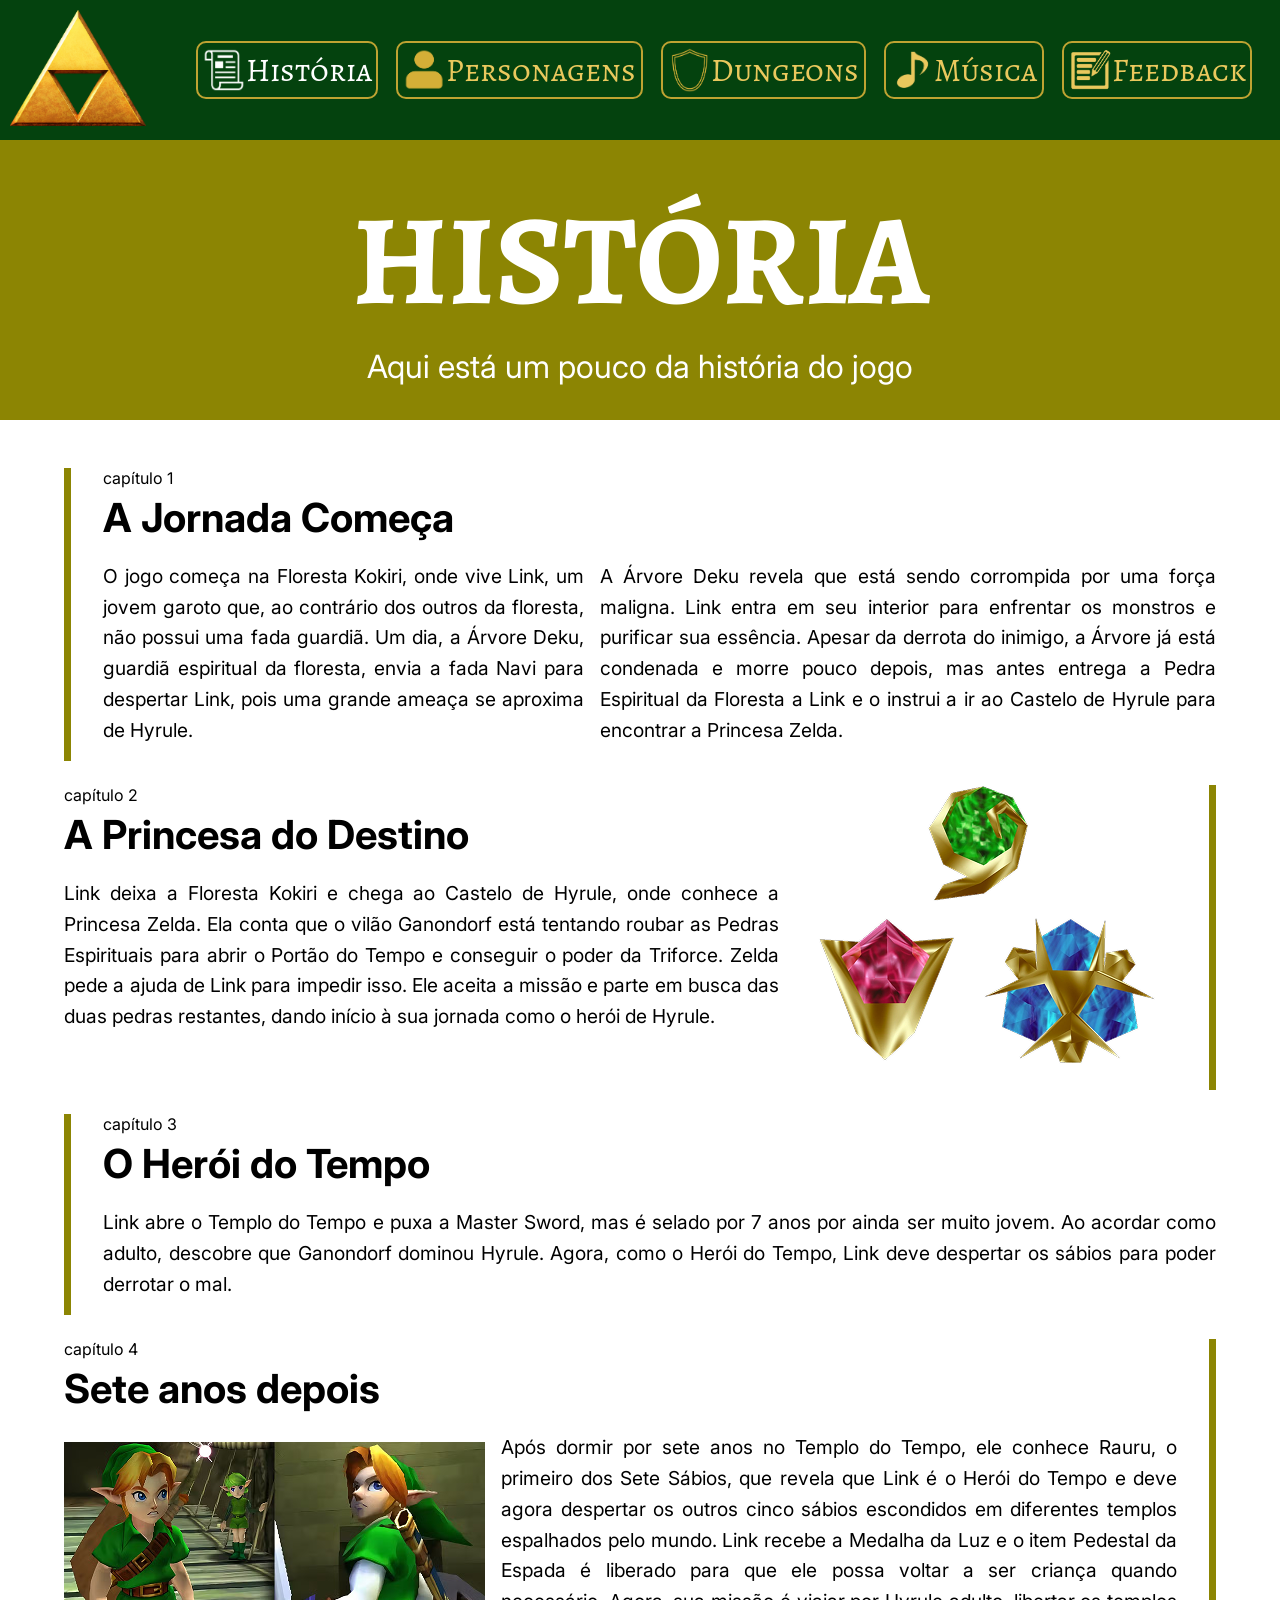
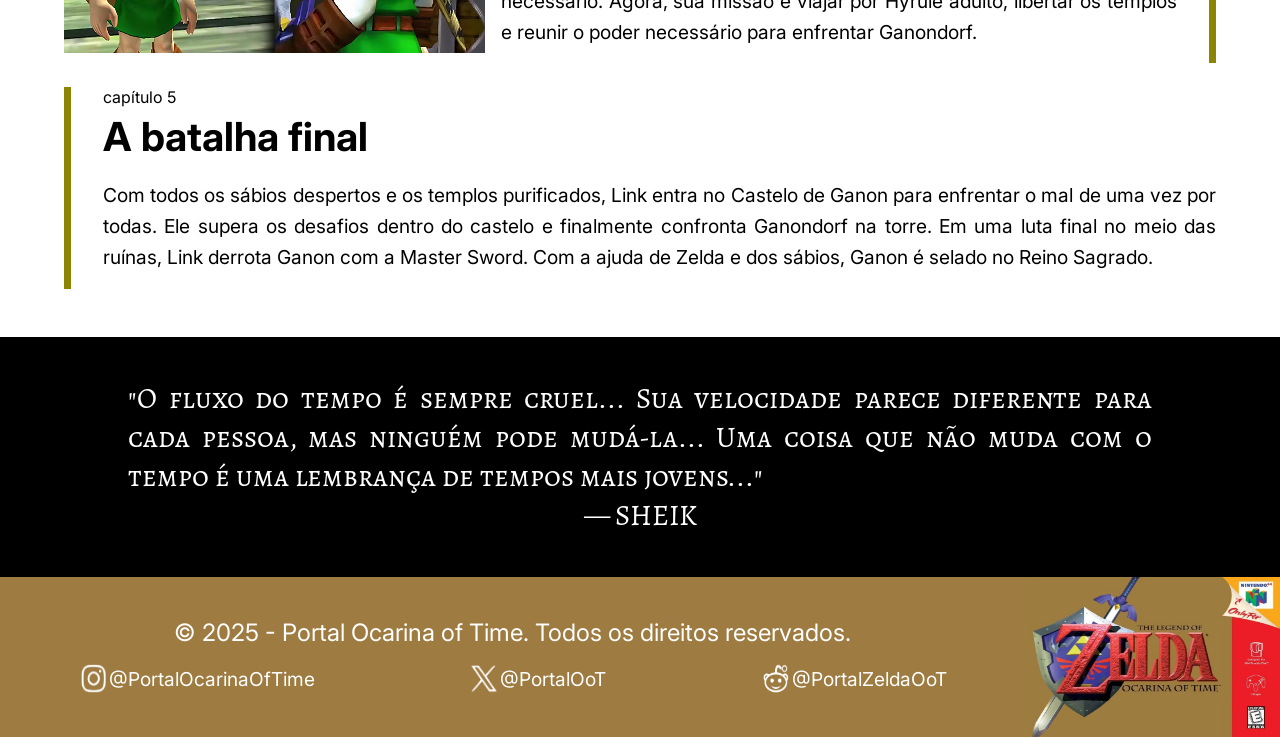
<file: Site Zelda/historia.html>
<!DOCTYPE html>
<html lang="pt-br">

<head>
    <meta charset="UTF-8">
    <meta name="viewport" content="width=device-width, initial-scale=1.0">
    <link rel="stylesheet" href="CSS/historia.css">
    <link rel="shortcut icon" href="img/zeldaIcone.ico" type="image/x-icon">
    <title>História</title>
</head>

<body>
    <header>
        <div class="logo">
            <a href="index.html"><img src="img/Triforce.webp" alt="Triforce"></a>
        </div>
        <nav>
            <ul>
                <li>
                    <a href="historia.html">
                        <div class="escolha">
                            <img src="img/simbolo_historia_branco.png" alt="história">
                            <p>História</p>
                        </div>
                    </a>
                </li>
                <li>
                    <a href="personagens.html">
                        <div>
                            <img src="img/simbolo-personagens.png" alt="personagens">
                            <p>Personagens</p>
                        </div>
                    </a>
                </li>
                <li>
                    <a href="dungeons.html">
                        <div>
                            <img src="img/simbolo-dungeons.png" alt="dungeons">
                            <p>Dungeons</p>
                        </div>
                    </a>
                </li>
                <li>
                    <a href="musica.html">
                        <div>
                            <img src="img/simbolo-musica.png" alt="musica">
                            <p>Música</p>
                        </div>
                    </a>
                </li>
                <li>
                    <a href="feedback.html">
                        <div>
                            <img src="img/simbolo_feedback.png" alt="feedback">
                            <p>Feedback</p>
                        </div>
                    </a>
                </li>
            </ul>
        </nav>
    </header>
    <main>
        <section class="introducao">
            <h1>HISTÓRIA</h1>
            <P>Aqui está um pouco da história do jogo</P>
        </section>
        <section class="capitulos">
            <div class="texto borda-esquerda">
                <span class="capitulo-num">capítulo 1</span>
                <h2>A Jornada Começa</h2>
                <div class="alinha_paragrafo">
                    <p>
                        O jogo começa na Floresta Kokiri, onde vive Link, um jovem garoto
                        que, ao contrário dos outros da floresta, não possui uma fada
                        guardiã. Um dia, a Árvore Deku, guardiã espiritual da floresta,
                        envia a fada Navi para despertar Link, pois uma grande ameaça se
                        aproxima de Hyrule.
                    </p>
                    <p>
                        A Árvore Deku revela que está sendo corrompida por uma força
                        maligna. Link entra em seu interior para enfrentar os monstros e
                        purificar sua essência. Apesar da derrota do inimigo, a Árvore já
                        está condenada e morre pouco depois, mas antes entrega a Pedra
                        Espiritual da Floresta a Link e o instrui a ir ao Castelo de
                        Hyrule para encontrar a Princesa Zelda.
                    </p>
                </div>
            </div>

            <div class="texto borda-direita">
                <div class="alinha_paragrafo">
                    <div>
                        <span class="capitulo-num">capítulo 2</span>
                        <h2>A Princesa do Destino</h2>
                        <p>
                            Link deixa a Floresta Kokiri e chega ao Castelo de Hyrule, onde 
                            conhece a Princesa Zelda. Ela conta que o vilão Ganondorf está tentando 
                            roubar as Pedras Espirituais para abrir o Portão do Tempo e conseguir o poder 
                            da Triforce. Zelda pede a ajuda de Link para impedir isso. Ele aceita a missão e 
                            parte em busca das duas pedras restantes, dando início à sua jornada como o herói 
                            de Hyrule.
                        </p>
                    </div>
                    <img src="img/Pedras_espirituais.png" class="pedras_espirituais" alt="Pedras_espirituais">
                </div>
            </div>

            <div class="texto borda-esquerda">
                <span class="capitulo-num">capítulo 3</span>
                <h2>O Herói do Tempo</h2>
                <p>
                    Link abre o Templo do Tempo e puxa a Master Sword, mas é selado 
                    por 7 anos por ainda ser muito jovem. Ao acordar como adulto, descobre 
                    que Ganondorf dominou Hyrule. Agora, como o Herói do Tempo, Link deve 
                    despertar os sábios para poder derrotar o mal.
                </p>
            </div>

            <div class="texto borda-direita">
                <span class="capitulo-num">capítulo 4</span>
                <h2>Sete anos depois</h2>
                <div class="alinha_paragrafo">
                    <img src="img/link_adulto_crianca.png" class="link_adulto_crianca" alt="link_adulto_crianca">
                    <p>
                        Após dormir por sete anos no Templo do Tempo, ele conhece Rauru, 
                        o primeiro dos Sete Sábios, que revela que Link é o Herói do Tempo 
                        e deve agora despertar os outros cinco sábios escondidos em diferentes 
                        templos espalhados pelo mundo. Link recebe a Medalha da Luz e o item Pedestal 
                        da Espada é liberado para que ele possa voltar a ser criança quando necessário. 
                        Agora, sua missão é viajar por Hyrule adulto, libertar os templos e reunir 
                        o poder necessário para enfrentar Ganondorf.
                    </p>
                </div>
            </div>

            <div class="texto borda-esquerda">
                <span class="capitulo-num">capítulo 5</span>
                <h2>A batalha final</h2>
                <p>
                    Com todos os sábios despertos e os templos purificados, Link entra 
                    no Castelo de Ganon para enfrentar o mal de uma vez por todas. Ele 
                    supera os desafios dentro do castelo e finalmente confronta Ganondorf 
                    na torre. Em uma luta final no meio das ruínas, Link derrota Ganon com
                     a Master Sword. Com a ajuda de Zelda e dos sábios, Ganon é selado no Reino Sagrado.
                </p>
            </div>
        </section>
        <section class="container-frase">
            <div class="frase-sheik">
                <P>
                    "O fluxo do tempo é sempre cruel... Sua velocidade parece diferente para cada pessoa, 
                    mas ninguém pode mudá-la... Uma coisa que não muda com o tempo é uma lembrança de tempos 
                    mais jovens..."
                </P>
                <p>— SHEIK</p>
            </div>
        </section>
    </main>
    <footer>
        <div class="container-footer">
            <p>© 2025 - Portal Ocarina of Time. Todos os direitos reservados.</p>
            <ul>
                <li>
                    <img src="img/simbolo-instagram.png" alt="insta">
                    @PortalOcarinaOfTime
                </li>
                <li>
                    <img src="img/simbolo-x.png" alt="x">
                    @PortalOoT
                </li>
                <li>
                    <img src="img/simbolo-reddit.png" alt="reddit">
                    @PortalZeldaOoT
                </li>
            </ul>
        </div>
        <img src="img/capaThelegendOfZelda.jpg">
    </footer>
</body>

</html>
</file>
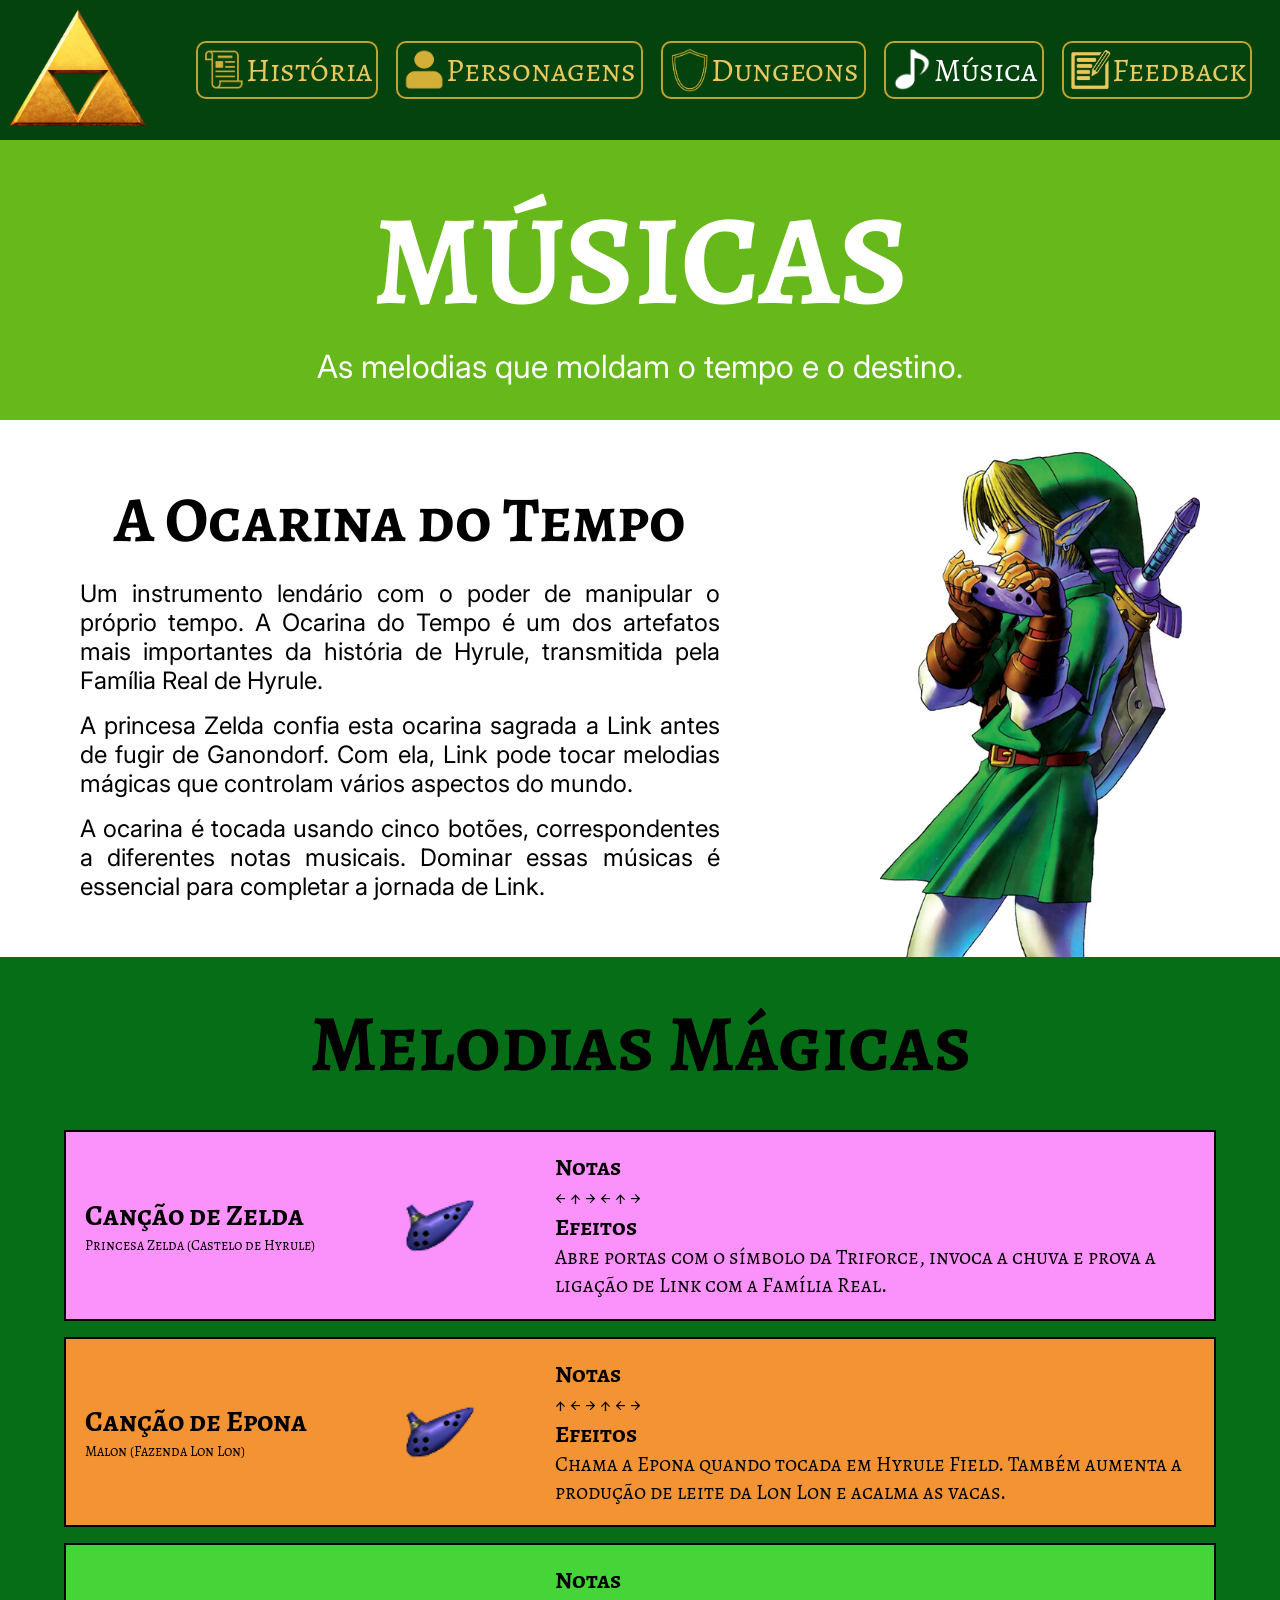
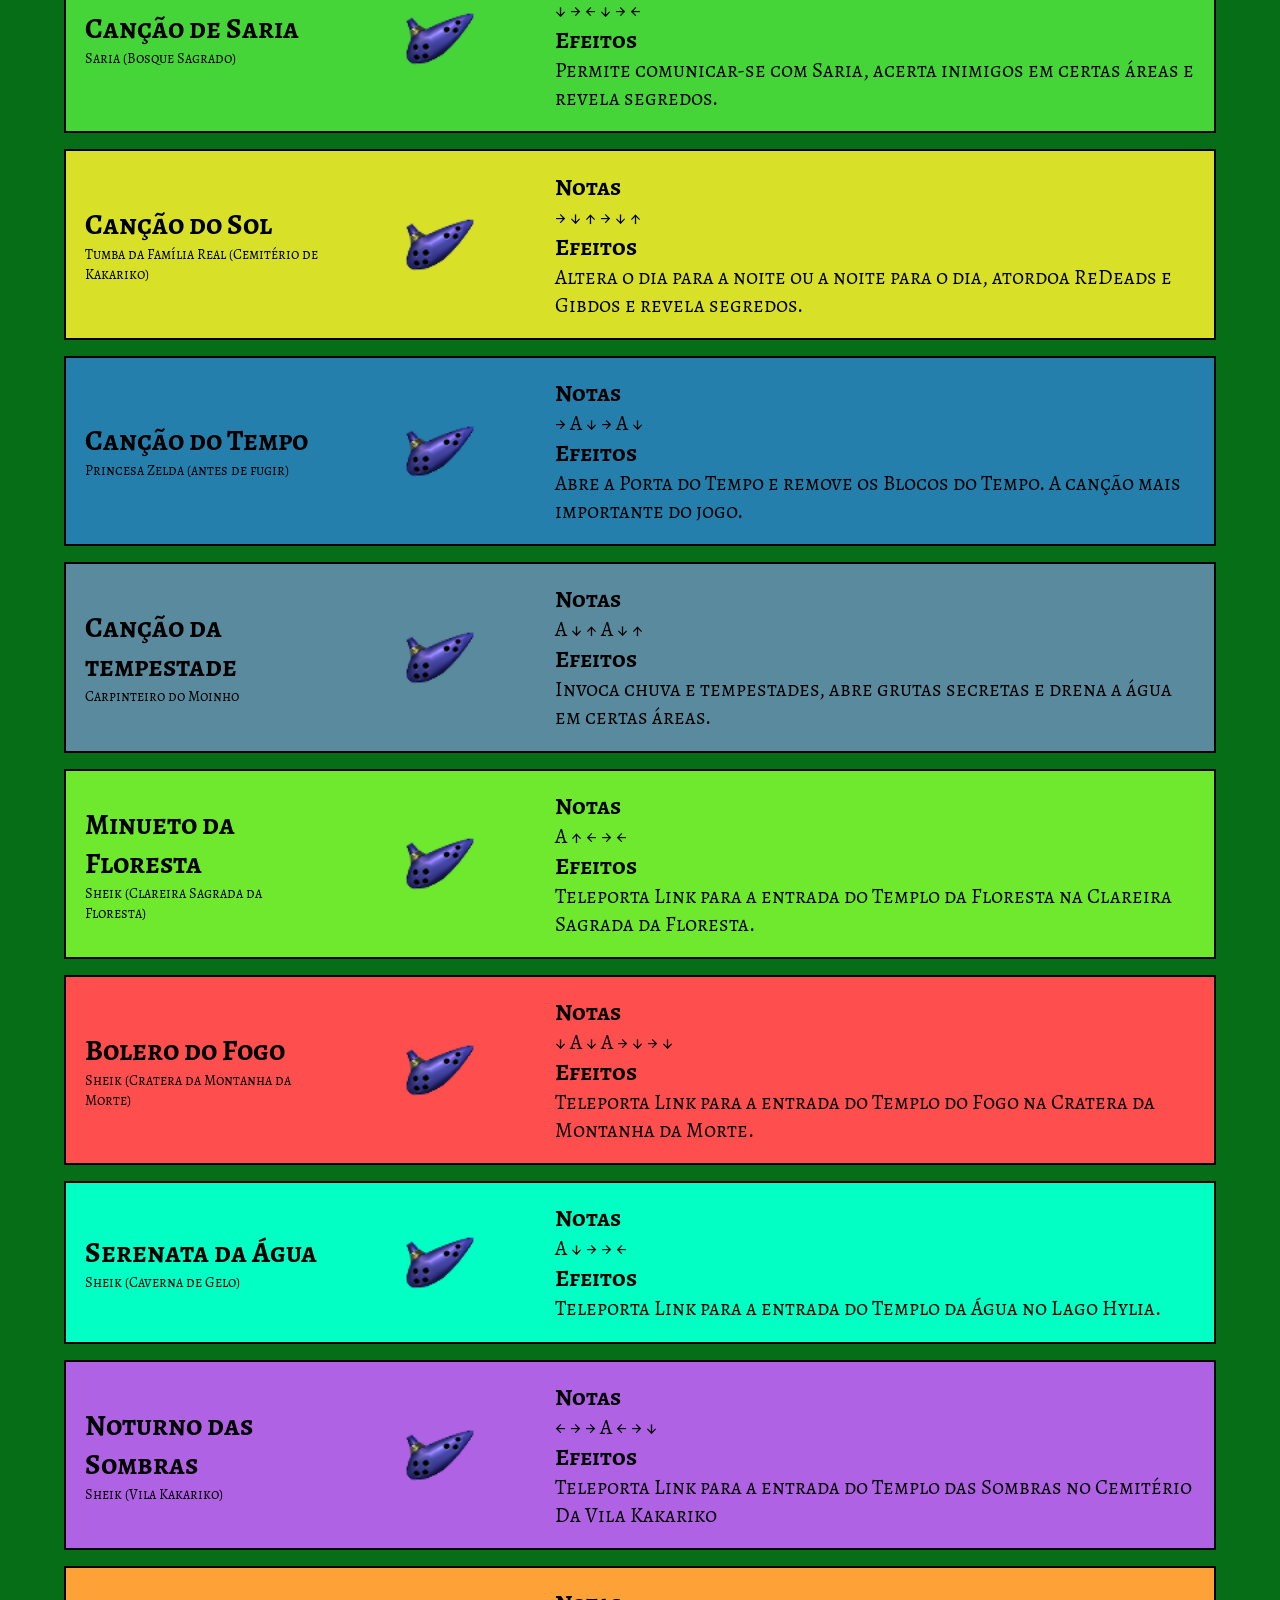
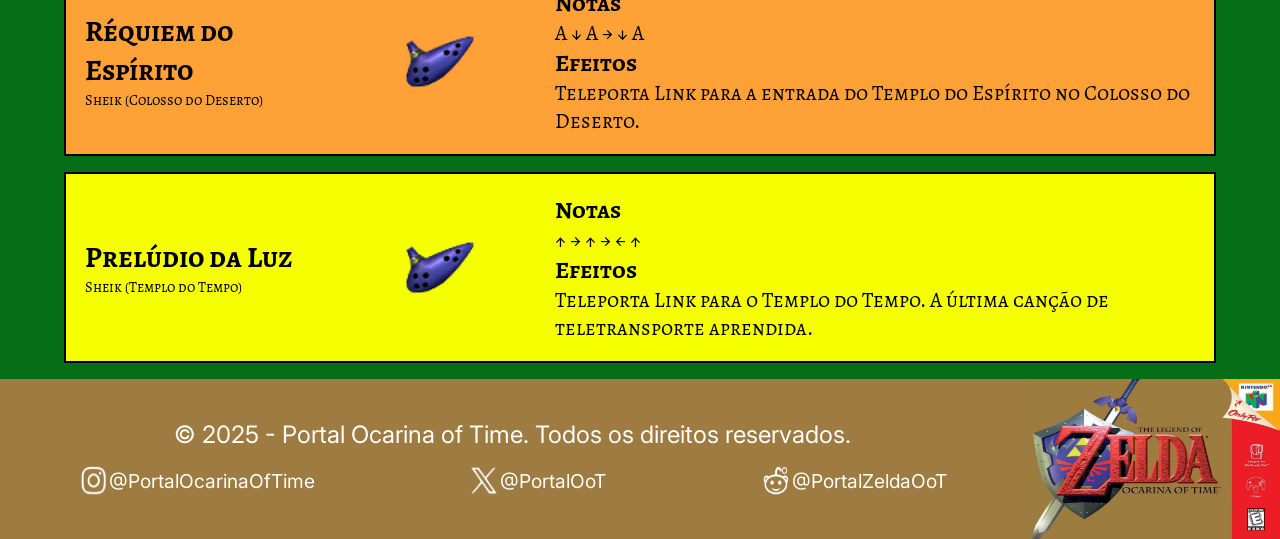
<file: Site Zelda/musica.html>
<!DOCTYPE html>
<html lang="pt-br">

<head>
    <meta charset="UTF-8">
    <meta name="viewport" content="width=device-width, initial-scale=1.0">
    <link rel="stylesheet" href="CSS/musica.css">
    <link rel="shortcut icon" href="img/zeldaIcone.ico" type="image/x-icon">
    <title>Músicas</title>
</head>

<body>
    <header>
        <div class="logo">
            <a href="index.html"><img src="img/Triforce.webp" alt="Triforce"></a>
        </div>
        <nav>
            <ul>
                <li>
                    <a href="historia.html">
                        <div>
                            <img src="img/simbolo-historia.png" alt="história">
                            <p>História</p>
                        </div>
                    </a>
                </li>
                <li>
                    <a href="personagens.html">
                        <div>
                            <img src="img/simbolo-personagens.png" alt="personagens">
                            <p>Personagens</p>
                        </div>
                    </a>
                </li>
                <li>
                    <a href="dungeons.html">
                        <div>
                            <img src="img/simbolo-dungeons.png" alt="dungeons">
                            <p>Dungeons</p>
                        </div>
                    </a>
                </li>
                <li>
                    <a href="musica.html">
                        <div class="escolha">
                            <img src="img/simbolo_musica_branco.png" alt="musica">
                            <p>Música</p>
                        </div>
                    </a>
                </li>
                <li>
                    <a href="feedback.html">
                        <div>
                            <img src="img/simbolo_feedback.png" alt="feedback">
                            <p>Feedback</p>
                        </div>
                    </a>
                </li>
            </ul>
        </nav>
    </header>
    <main>
        <section class="introducao">
            <h1>MÚSICAS</h1>
            <P>As melodias que moldam o tempo e o destino.</P>
        </section>

        <section class="ocarina">
            <div class="ocarina-texto">
                <h2>A Ocarina do Tempo</h2>
                <p>
                    Um instrumento lendário com o poder de manipular o próprio tempo.
                    A Ocarina do Tempo é um dos artefatos mais importantes da história de
                    Hyrule, transmitida pela Família Real de Hyrule.
                </p>
                <p>
                    A princesa Zelda confia esta ocarina sagrada a Link antes de fugir de
                    Ganondorf. Com ela, Link pode tocar melodias mágicas que controlam
                    vários aspectos do mundo.
                </p>
                <p>
                    A ocarina é tocada usando cinco botões, correspondentes a diferentes
                    notas musicais. Dominar essas músicas é essencial para completar a
                    jornada de Link.
                </p>
            </div>

            <div class="ocarina-imagem">
                <img src="img/link_tocando_ocarina.png" alt="Link tocando a Ocarina">
            </div>
        </section>

        <section class="melodias">
            <h2>Melodias Mágicas</h2>

            <div class="melodia rosa">
                <div class="lado-esquerdo">
                    <h3>Canção de Zelda</h3>
                    <p class="origem">Princesa Zelda (Castelo de Hyrule)</p>
                </div>
                <div class="ocarina_melodia">
                    <img src="img/12_musicas.png" alt="ocarina">
                </div>
                <div class="lado-direito">
                    <span class="lado-direito-titulo">Notas</span>
                    <p>← ↑ → ← ↑ → </p>
                    <span class="lado-direito-titulo">Efeitos</span>
                    <p>
                        Abre portas com o símbolo da Triforce, invoca a chuva e 
                        prova a ligação de Link com a Família Real.
                    </p>
                </div>
            </div>
            <div class="melodia laranja">
                <div class="lado-esquerdo">
                    <h3>Canção de Epona</h3>
                    <p class="origem">Malon (Fazenda Lon Lon)</p>
                </div>
                <div class="ocarina_melodia">
                    <img src="img/12_musicas.png" alt="ocarina">
                </div>
                <div class="lado-direito">
                    <span class="lado-direito-titulo">Notas</span>
                    <p>↑ ← → ↑ ← → </p>
                    <span class="lado-direito-titulo">Efeitos</span>
                    <p>
                        Chama a Epona quando tocada em Hyrule Field. Também 
                        aumenta a produção de leite da Lon Lon e acalma as vacas. 
                    </p>
                </div>
            </div>
            <div class="melodia verde">
                <div class="lado-esquerdo">
                    <h3>Canção de Saria</h3>
                    <p class="origem">Saria (Bosque Sagrado)</p>
                </div>
                <div class="ocarina_melodia">
                    <img src="img/12_musicas.png" alt="ocarina">
                </div>
                <div class="lado-direito">
                    <span class="lado-direito-titulo">Notas</span>
                    <p>↓ → ← ↓ → ←</p>
                    <span class="lado-direito-titulo">Efeitos</span>
                    <p>
                        Permite comunicar-se com Saria, acerta inimigos em 
                        certas áreas e revela segredos. 
                    </p>
                </div>
            </div>
            <div class="melodia amarelo">
                <div class="lado-esquerdo">
                    <h3>Canção do Sol</h3>
                    <p class="origem">Tumba da Família Real (Cemitério de Kakariko)</p>
                </div>
                <div class="ocarina_melodia">
                    <img src="img/12_musicas.png" alt="ocarina">
                </div>
                <div class="lado-direito">
                    <span class="lado-direito-titulo">Notas</span>
                    <p>→ ↓ ↑ → ↓ ↑</p>
                    <span class="lado-direito-titulo">Efeitos</span>
                    <p>
                        Altera o dia para a noite ou a noite para o dia, atordoa 
                        ReDeads e Gibdos e revela segredos.
                    </p>
                </div>
            </div>
            <div class="melodia azul">
                <div class="lado-esquerdo">
                    <h3>Canção do Tempo</h3>
                    <p class="origem">Princesa Zelda (antes de fugir)</p>
                </div>
                <div class="ocarina_melodia">
                    <img src="img/12_musicas.png" alt="ocarina">
                </div>
                <div class="lado-direito">
                    <span class="lado-direito-titulo">Notas</span>
                    <p>→ A ↓ → A ↓</p>
                    <span class="lado-direito-titulo">Efeitos</span>
                    <p>
                        Abre a Porta do Tempo e remove os Blocos do Tempo. 
                        A canção mais importante do jogo.
                    </p>
                </div>
            </div>
            <div class="melodia ciano">
                <div class="lado-esquerdo">
                    <h3>Canção da tempestade</h3>
                    <p class="origem">Carpinteiro do Moinho</p>
                </div>
                <div class="ocarina_melodia">
                    <img src="img/12_musicas.png" alt="ocarina">
                </div>
                <div class="lado-direito">
                    <span class="lado-direito-titulo">Notas</span>
                    <p>A ↓ ↑ A ↓ ↑</p>
                    <span class="lado-direito-titulo">Efeitos</span>
                    <p>
                        Invoca chuva e tempestades, abre grutas secretas e 
                        drena a água em certas áreas.
                    </p>
                </div>
            </div>
            <div class="melodia verde-claro">
                <div class="lado-esquerdo">
                    <h3>Minueto da Floresta</h3>
                    <p class="origem">Sheik (Clareira Sagrada da Floresta)</p>
                </div>
                <div class="ocarina_melodia">
                    <img src="img/12_musicas.png" alt="ocarina">
                </div>
                <div class="lado-direito">
                    <span class="lado-direito-titulo">Notas</span>
                    <p>A ↑ ← → ←</p>
                    <span class="lado-direito-titulo">Efeitos</span>
                    <p>
                        Teleporta Link para a entrada do Templo da Floresta 
                        na Clareira Sagrada da Floresta.
                    </p>
                </div>
            </div>
            <div class="melodia vermelho">
                <div class="lado-esquerdo">
                    <h3>Bolero do Fogo</h3>
                    <p class="origem">Sheik (Cratera da Montanha da Morte)</p>
                </div>
                <div class="ocarina_melodia">
                    <img src="img/12_musicas.png" alt="ocarina">
                </div>
                <div class="lado-direito">
                    <span class="lado-direito-titulo">Notas</span>
                    <p>↓ A ↓ A → ↓ → ↓</p>
                    <span class="lado-direito-titulo">Efeitos</span>
                    <p>
                        Teleporta Link para a entrada do Templo do Fogo 
                        na Cratera da Montanha da Morte.
                    </p>
                </div>
            </div>
            <div class="melodia azul-claro">
                <div class="lado-esquerdo">
                    <h3>Serenata da Água</h3>
                    <p class="origem">Sheik (Caverna de Gelo)</p>
                </div>
                <div class="ocarina_melodia">
                    <img src="img/12_musicas.png" alt="ocarina">
                </div>
                <div class="lado-direito">
                    <span class="lado-direito-titulo">Notas</span>
                    <p>A ↓ → → ←</p>
                    <span class="lado-direito-titulo">Efeitos</span>
                    <p>
                        Teleporta Link para a entrada do Templo da Água no Lago Hylia.
                    </p>
                </div>
            </div>
            <div class="melodia roxo">
                <div class="lado-esquerdo">
                    <h3>Noturno das Sombras</h3>
                    <p class="origem">Sheik (Vila Kakariko)</p>
                </div>
                <div class="ocarina_melodia">
                    <img src="img/12_musicas.png" alt="ocarina">
                </div>
                <div class="lado-direito">
                    <span class="lado-direito-titulo">Notas</span>
                    <p>← → → A ← → ↓</p>
                    <span class="lado-direito-titulo">Efeitos</span>
                    <p>
                        Teleporta Link para a entrada do Templo das Sombras no 
                        Cemitério Da Vila Kakariko
                    </p>
                </div>
            </div>
            <div class="melodia laranja-claro">
                <div class="lado-esquerdo">
                    <h3>Réquiem do Espírito</h3>
                    <p class="origem">Sheik (Colosso do Deserto)</p>
                </div>
                <div class="ocarina_melodia">
                    <img src="img/12_musicas.png" alt="ocarina">
                </div>
                <div class="lado-direito">
                    <span class="lado-direito-titulo">Notas</span>
                    <p>A ↓ A → ↓ A</p>
                    <span class="lado-direito-titulo">Efeitos</span>
                    <p>
                        Teleporta Link para a entrada do Templo do Espírito no 
                        Colosso do Deserto.
                    </p>
                </div>
            </div>
            <div class="melodia amarelo-claro">
                <div class="lado-esquerdo">
                    <h3>Prelúdio da Luz</h3>
                    <p class="origem">Sheik (Templo do Tempo)</p>
                </div>
                <div class="ocarina_melodia">
                    <img src="img/12_musicas.png" alt="ocarina">
                </div>
                <div class="lado-direito">
                    <span class="lado-direito-titulo">Notas</span>
                    <p>↑ → ↑ → ← ↑</p>
                    <span class="lado-direito-titulo">Efeitos</span>
                    <p>
                        Teleporta Link para o Templo do Tempo. A última canção de 
                        teletransporte aprendida.
                    </p>
                </div>
            </div>
        </section>
    </main>
    <footer>
        <div class="container-footer">
            <p>© 2025 - Portal Ocarina of Time. Todos os direitos reservados.</p>
            <ul>
                <li>
                    <img src="img/simbolo-instagram.png" alt="insta">
                    @PortalOcarinaOfTime
                </li>
                <li>
                    <img src="img/simbolo-x.png" alt="x">
                    @PortalOoT
                </li>
                <li>
                    <img src="img/simbolo-reddit.png" alt="reddit">
                    @PortalZeldaOoT
                </li>
            </ul>
        </div>
        <img src="img/capaThelegendOfZelda.jpg">
    </footer>
</body>

</html>
</file>
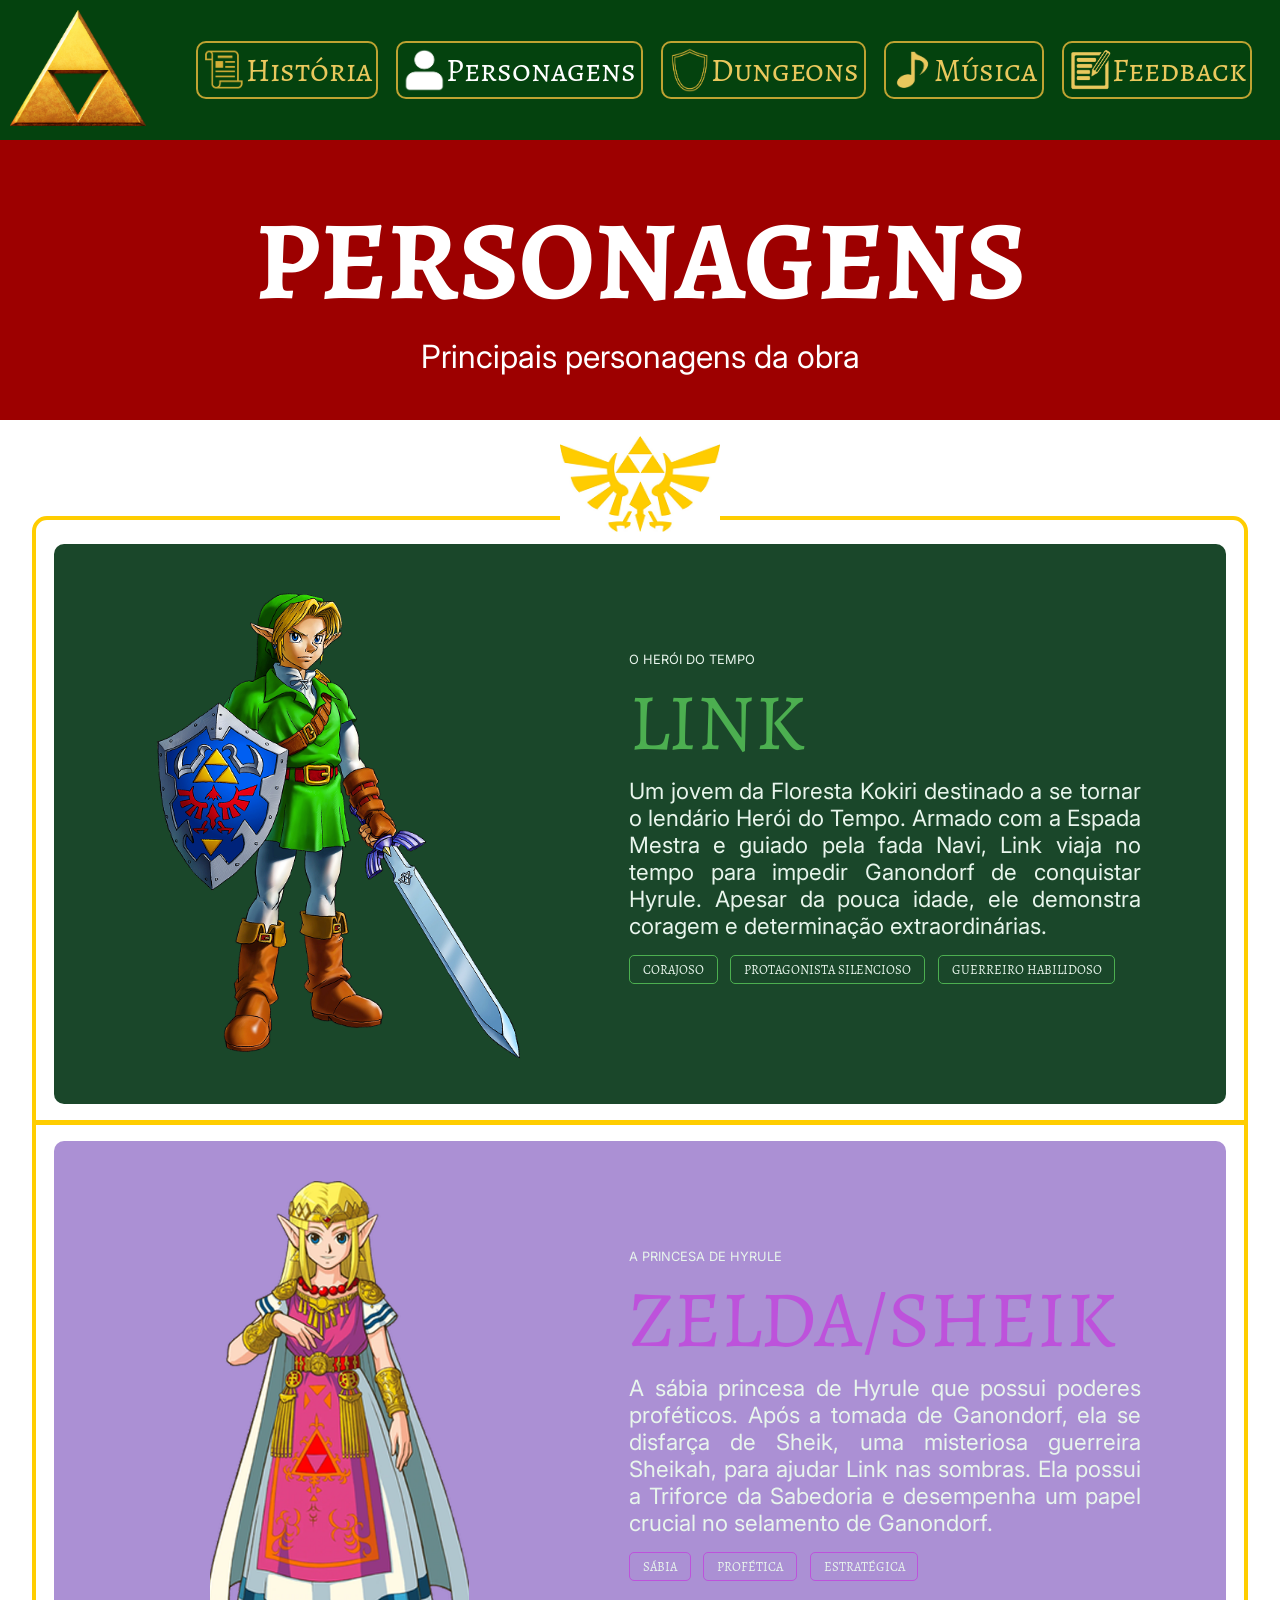
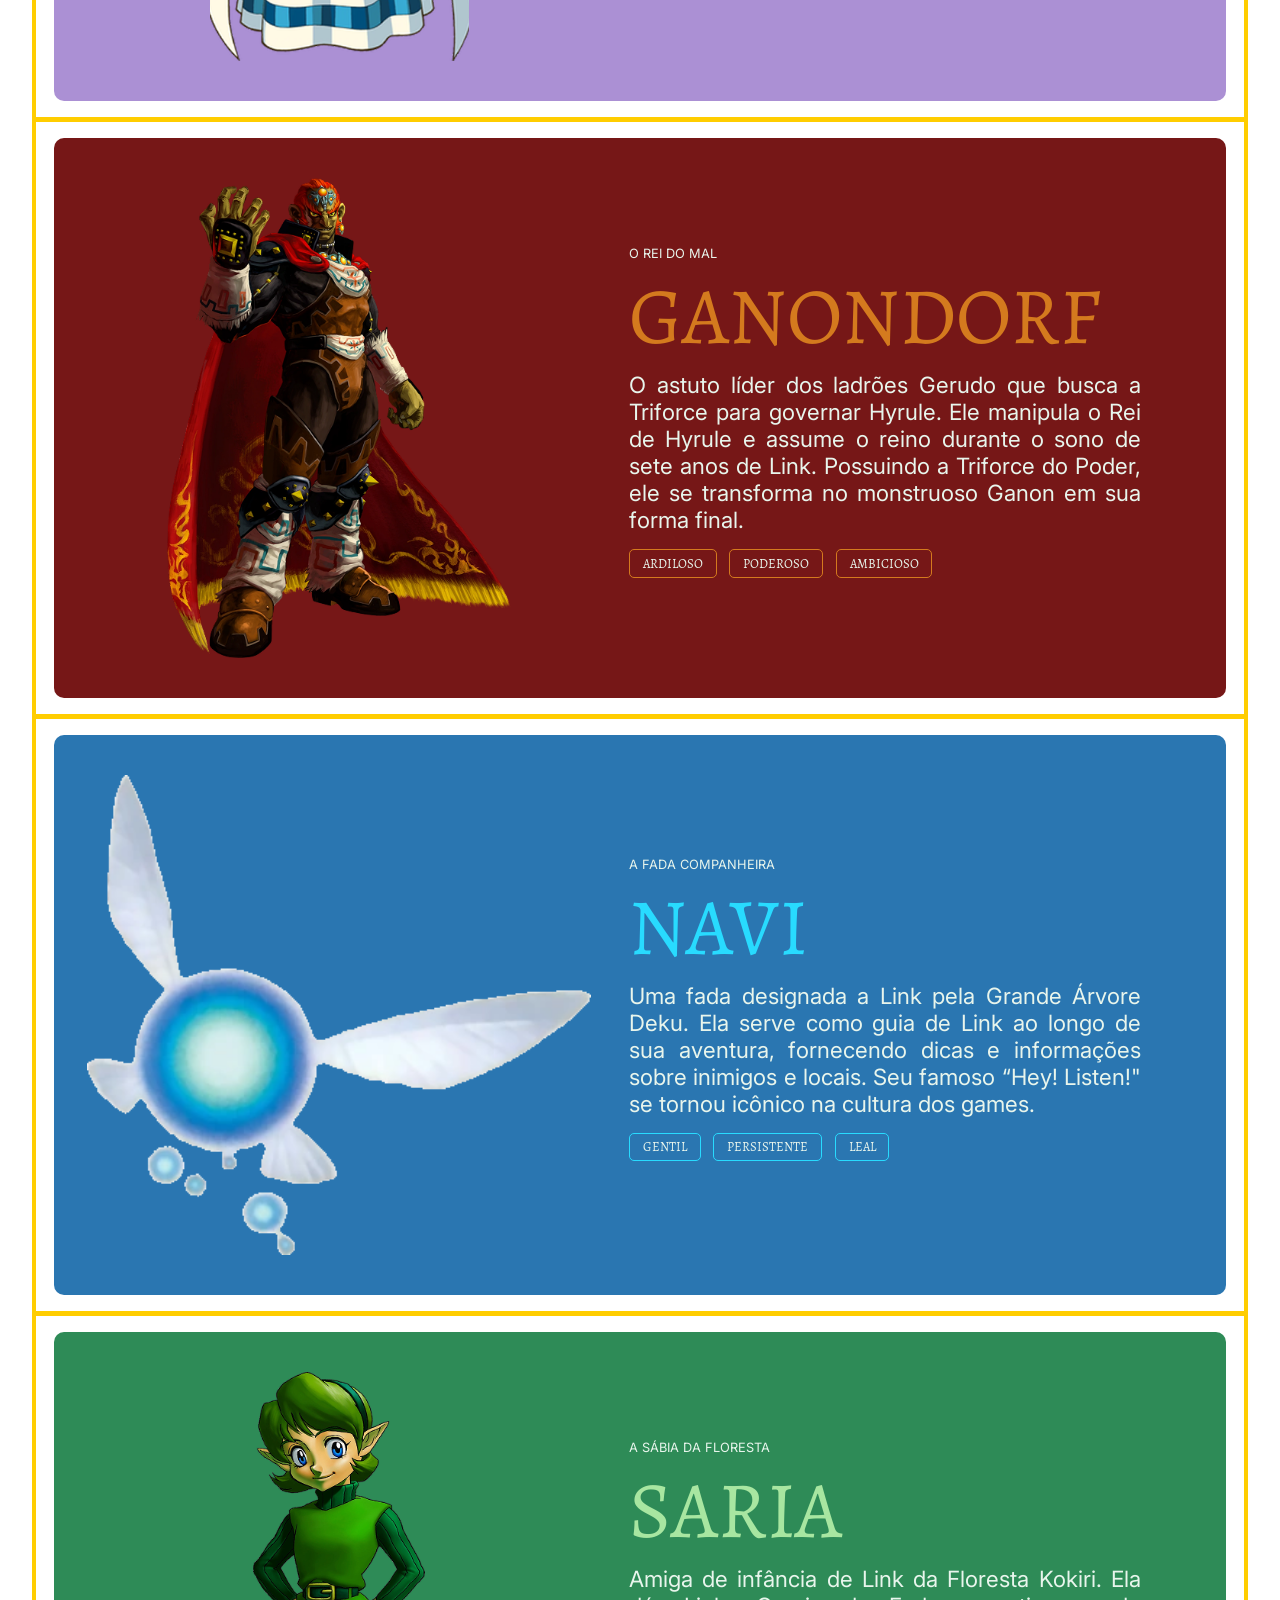
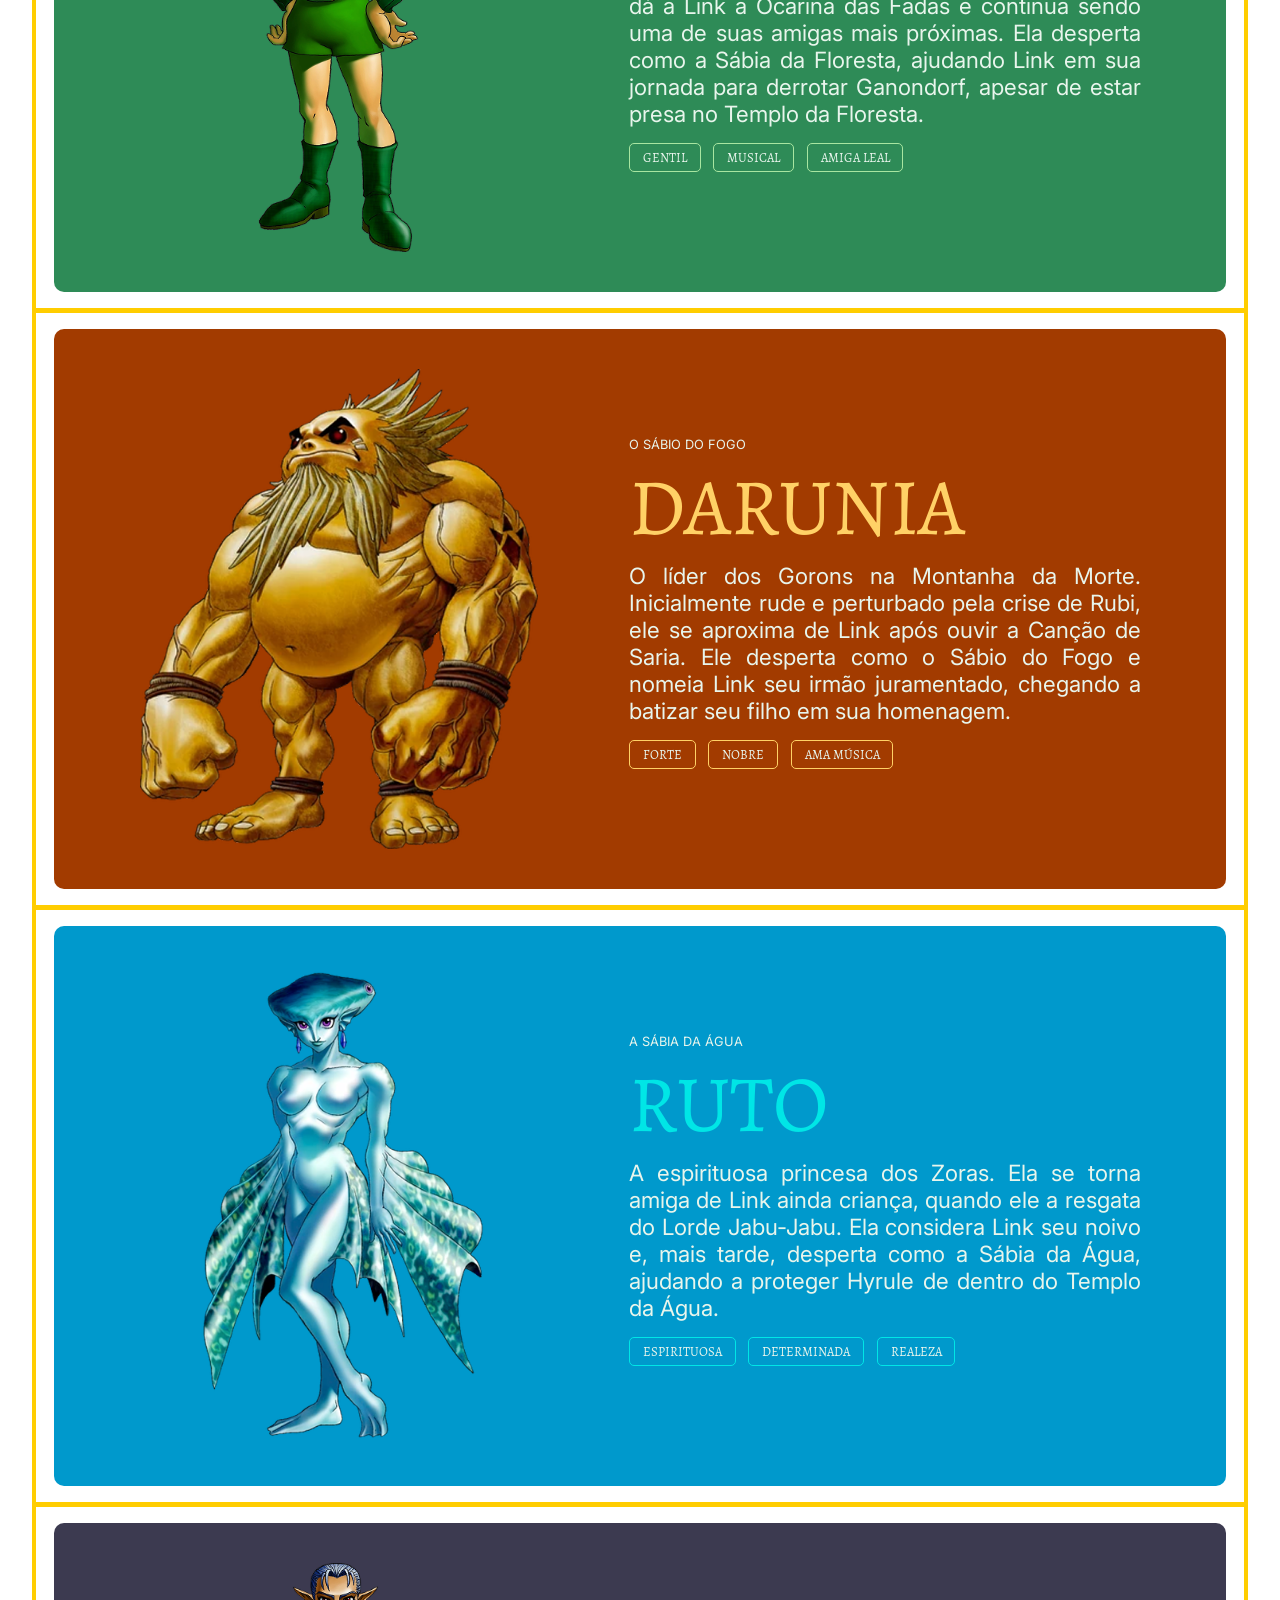
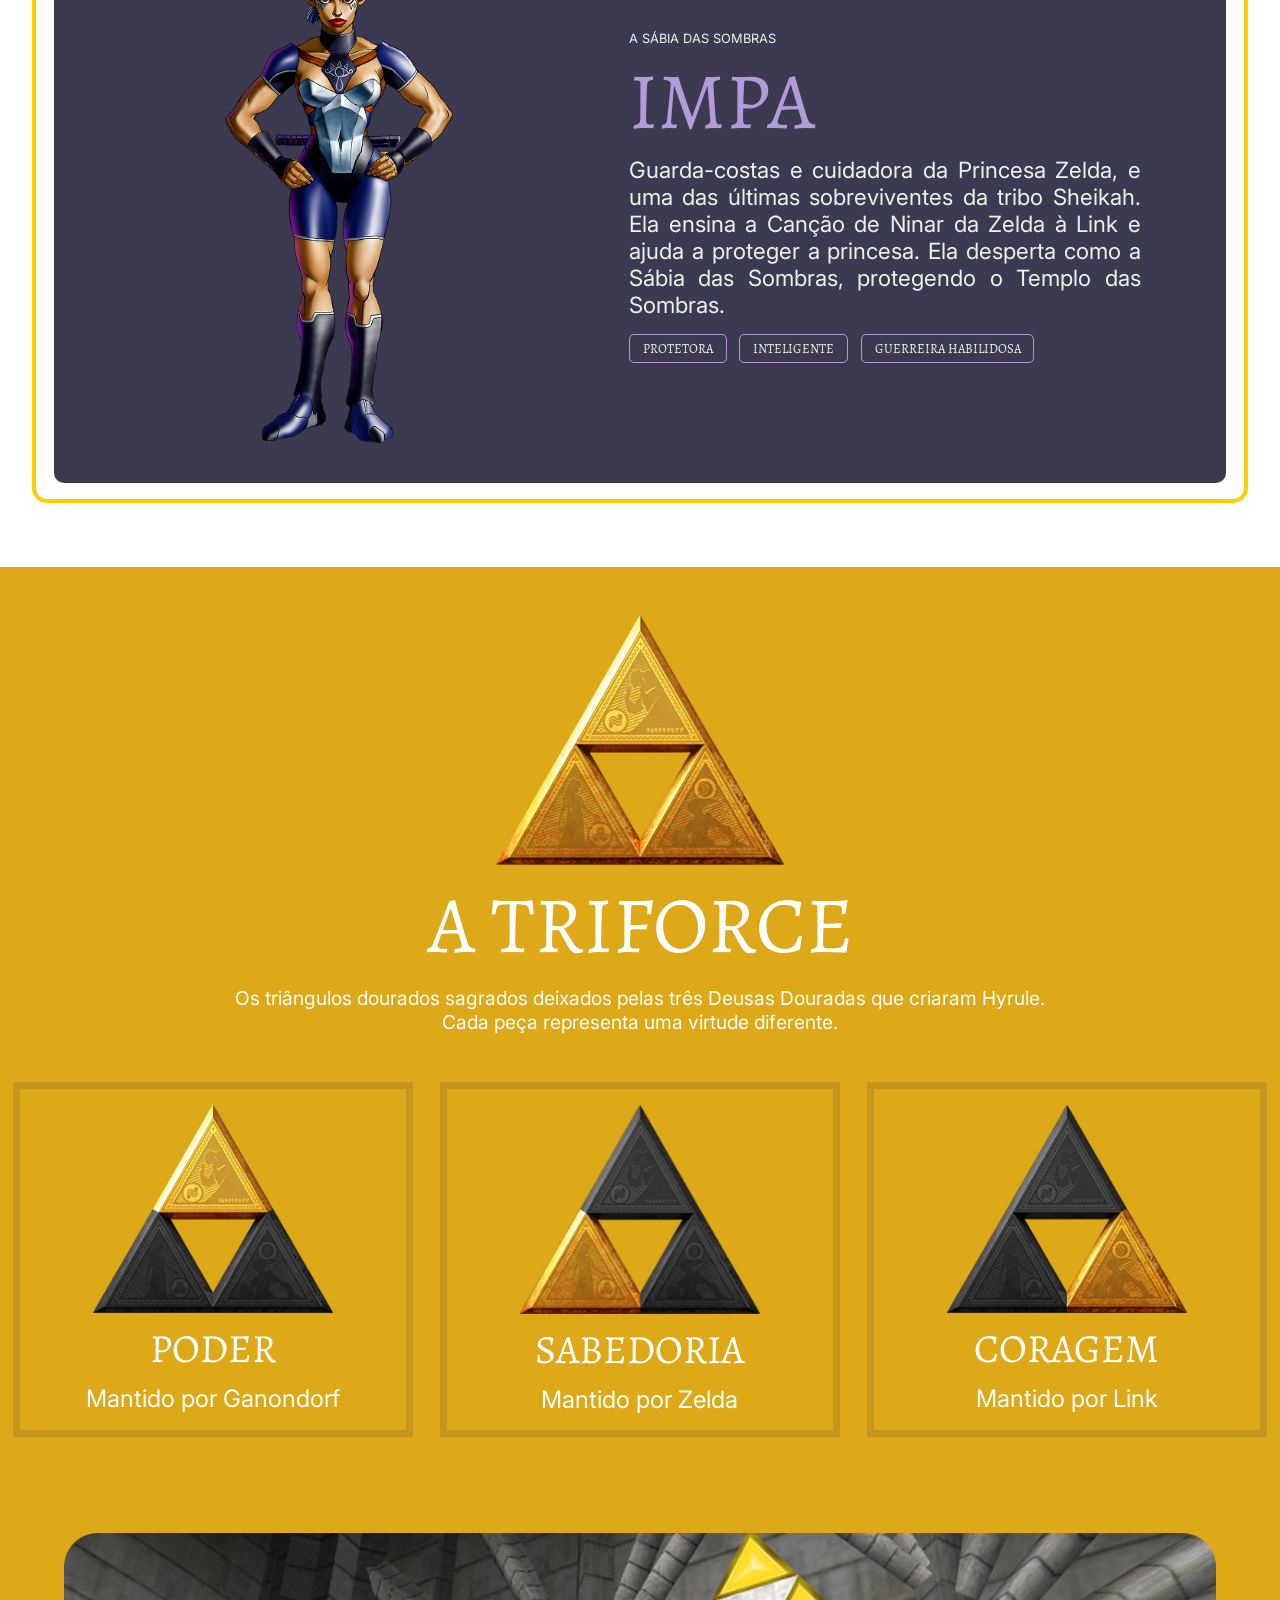
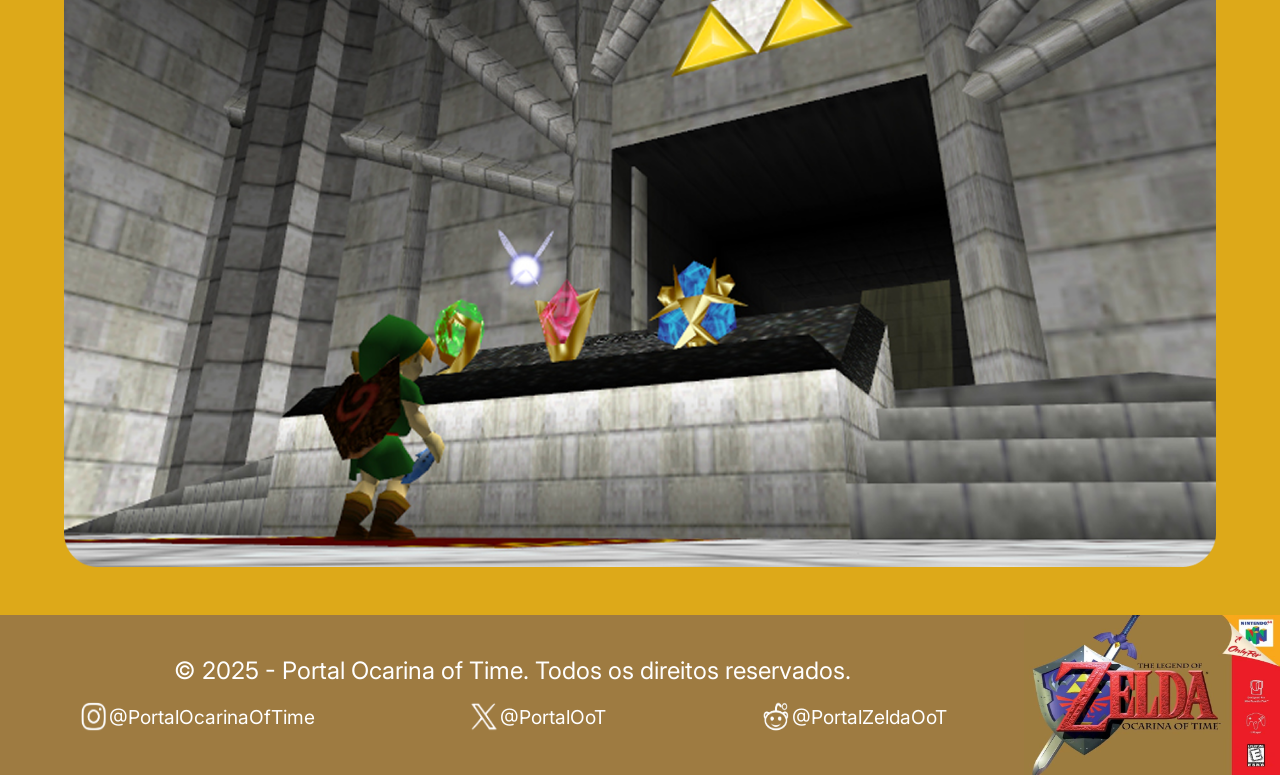
<file: Site Zelda/personagens.html>
<!DOCTYPE html>
<html lang="pt-br">

<head>
    <meta charset="UTF-8">
    <meta name="viewport" content="width=device-width, initial-scale=1.0">
    <link rel="stylesheet" href="CSS/personagens.css">
    <link rel="shortcut icon" href="img/zeldaIcone.ico" type="image/x-icon">
    <title>Personagens</title>
</head>

<body>
    <header>
        <div class="logo">
            <a href="index.html"><img src="img/Triforce.webp" alt="Triforce"></a>
        </div>
        <nav>
            <ul>
                <li>
                    <a href="historia.html">
                        <div>
                            <img src="img/simbolo-historia.png" alt="história">
                            <p>História</p>
                        </div>
                    </a>
                </li>
                <li>
                    <a href="personagens.html">
                        <div class="escolha">
                            <img src="img/simbolo_personagens_branco.png" alt="personagens">
                            <p>Personagens</p>
                        </div>
                    </a>
                </li>
                <li>
                    <a href="dungeons.html">
                        <div>
                            <img src="img/simbolo-dungeons.png" alt="dungeons">
                            <p>Dungeons</p>
                        </div>
                    </a>
                </li>
                <li>
                    <a href="musica.html">
                        <div>
                            <img src="img/simbolo-musica.png" alt="musica">
                            <p>Música</p>
                        </div>
                    </a>
                </li>
                <li>
                    <a href="feedback.html">
                        <div>
                            <img src="img/simbolo_feedback.png" alt="feedback">
                            <p>Feedback</p>
                        </div>
                    </a>
                </li>
            </ul>
        </nav>
    </header>
    <main>
        <section class="introducao">
            <h1>PERSONAGENS</h1>
            <P>Principais personagens da obra</P>
        </section>

        <div class="alinha-container">
            <img src="img/Triforce_asas.png" class="triforce_asas" alt="Triforce_asas">
            <section class="personagens">
                <div class="card-personagem verde">
                    <div class="card-imagem">
                        <img src="img/Link.png" alt="Link">
                    </div>

                    <div class="card-texto">
                        <div>
                            <span class="subtitulo">O HERÓI DO TEMPO</span>
                            <p class="titulo verde-titulo">LINK</p>
                        </div>
                        <p class="descricao">
                            Um jovem da Floresta Kokiri destinado a se tornar o lendário Herói do Tempo.
                            Armado com a Espada Mestra e guiado pela fada Navi, Link viaja no tempo
                            para impedir Ganondorf de conquistar Hyrule. Apesar da pouca idade,
                            ele demonstra coragem e determinação extraordinárias.
                        </p>

                        <div class="tags">
                            <span class="tag verde-borda">CORAJOSO</span>
                            <span class="tag verde-borda">PROTAGONISTA SILENCIOSO</span>
                            <span class="tag verde-borda">GUERREIRO HABILIDOSO</span>
                        </div>
                    </div>
                </div>

                <div class="linha"></div>

                <div class="card-personagem rosa">
                    <div class="card-imagem">
                        <img src="img/zelda.png" alt="Zelda">
                    </div>

                    <div class="card-texto">
                        <div>
                            <span class="subtitulo">A PRINCESA DE HYRULE</span>
                            <p class="titulo rosa-titulo">ZELDA/SHEIK</p>
                        </div>
                        <p class="descricao">
                            A sábia princesa de Hyrule que possui poderes proféticos. 
                            Após a tomada de Ganondorf, ela se disfarça de Sheik, uma 
                            misteriosa guerreira Sheikah, para ajudar Link nas sombras. 
                            Ela possui a Triforce da Sabedoria e desempenha um papel crucial 
                            no selamento de Ganondorf.
                        </p>

                        <div class="tags">
                            <span class="tag rosa-borda">SÁBIA</span>
                            <span class="tag rosa-borda">PROFÉTICA</span>
                            <span class="tag rosa-borda">ESTRATÉGICA</span>
                        </div>
                    </div>
                </div>

                <div class="linha"></div>

                <div class="card-personagem vermelho">
                    <div class="card-imagem">
                        <img src="img/ganon.png" alt="ganon">
                    </div>

                    <div class="card-texto">
                        <div>
                            <span class="subtitulo">O REI DO MAL</span>
                            <p class="titulo vermelho-titulo">GANONDORF</p>
                        </div>
                        <p class="descricao">
                            O astuto líder dos ladrões Gerudo que busca a Triforce para 
                            governar Hyrule. Ele manipula o Rei de Hyrule e assume o reino 
                            durante o sono de sete anos de Link. Possuindo a Triforce do Poder, ele se 
                            transforma no monstruoso Ganon em sua forma final.
                        </p>

                        <div class="tags">
                            <span class="tag vermelho-borda">ARDILOSO</span>
                            <span class="tag vermelho-borda">PODEROSO</span>
                            <span class="tag vermelho-borda">AMBICIOSO</span>
                        </div>
                    </div>
                </div>

                <div class="linha"></div>

                <div class="card-personagem azul">
                    <div class="card-imagem">
                        <img src="img/Navi.webp" alt="navi">
                    </div>

                    <div class="card-texto">
                        <div>
                            <span class="subtitulo">A FADA COMPANHEIRA</span>
                            <p class="titulo azul-titulo">NAVI</p>
                        </div>
                        <p class="descricao">
                            Uma fada designada a Link pela Grande Árvore Deku. Ela serve 
                            como guia de Link ao longo de sua aventura, fornecendo dicas e 
                            informações sobre inimigos e locais. Seu famoso “Hey! Listen!" se 
                            tornou icônico na cultura dos games.
                        </p>

                        <div class="tags">
                            <span class="tag azul-borda">GENTIL</span>
                            <span class="tag azul-borda">PERSISTENTE</span>
                            <span class="tag azul-borda">LEAL</span>
                        </div>
                    </div>
                </div>

                <div class="linha"></div>

                <div class="card-personagem verde-claro">
                    <div class="card-imagem">
                        <img src="img/saria.png" alt="saria">
                    </div>

                    <div class="card-texto">
                        <div>
                            <span class="subtitulo">A SÁBIA DA FLORESTA</span>
                            <p class="titulo verde-claro-titulo">SARIA</p>
                        </div>
                        <p class="descricao">
                            Amiga de infância de Link da Floresta Kokiri. Ela dá a 
                            Link a Ocarina das Fadas e continua sendo uma de suas amigas mais 
                            próximas. Ela desperta como a Sábia da Floresta, ajudando Link em 
                            sua jornada para derrotar Ganondorf, apesar de estar presa no Templo da Floresta.
                        </p>

                        <div class="tags">
                            <span class="tag verde-claro-borda">GENTIL</span>
                            <span class="tag verde-claro-borda">MUSICAL</span>
                            <span class="tag verde-claro-borda">AMIGA LEAL</span>
                        </div>
                    </div>
                </div>

                <div class="linha"></div>

                <div class="card-personagem laranja">
                    <div class="card-imagem">
                        <img src="img/darunia.png" alt="darunia">
                    </div>

                    <div class="card-texto">
                        <div>
                            <span class="subtitulo">O SÁBIO DO FOGO</span>
                            <p class="titulo laranja-titulo">DARUNIA</p>
                        </div>
                        <p class="descricao">
                            O líder dos Gorons na Montanha da Morte. Inicialmente 
                            rude e perturbado pela crise de Rubi, ele se aproxima de 
                            Link após ouvir a Canção de Saria. Ele desperta como o Sábio 
                            do Fogo e nomeia Link seu irmão juramentado, chegando a batizar 
                            seu filho em sua homenagem.    
                        </p>

                        <div class="tags">
                            <span class="tag laranja-borda">FORTE</span>
                            <span class="tag laranja-borda">NOBRE</span>
                            <span class="tag laranja-borda">AMA MÚSICA</span>
                        </div>
                    </div>
                </div>

                <div class="linha"></div>

                <div class="card-personagem azul-claro">
                    <div class="card-imagem">
                        <img src="img/ruto.png" alt="ruto">
                    </div>

                    <div class="card-texto">
                        <div>
                            <span class="subtitulo">A SÁBIA DA ÁGUA</span>
                            <p class="titulo azul-claro-titulo">RUTO</p>
                        </div>
                        <p class="descricao">
                            A espirituosa princesa dos Zoras. Ela se torna amiga de Link 
                            ainda criança, quando ele a resgata do Lorde Jabu-Jabu. Ela 
                            considera Link seu noivo e, mais tarde, desperta como a Sábia da 
                            Água, ajudando a proteger Hyrule de dentro do Templo da Água.       
                        </p>

                        <div class="tags">
                            <span class="tag azul-claro-borda">ESPIRITUOSA</span>
                            <span class="tag azul-claro-borda">DETERMINADA</span>
                            <span class="tag azul-claro-borda">REALEZA</span>
                        </div>
                    </div>
                </div>

                <div class="linha"></div>

                <div class="card-personagem roxo">
                    <div class="card-imagem">
                        <img src="img/impa.png" alt="impa">
                    </div>

                    <div class="card-texto">
                        <div>
                            <span class="subtitulo">A SÁBIA DAS SOMBRAS</span>
                            <p class="titulo roxo-titulo">IMPA</p>
                        </div>
                        <p class="descricao">
                            Guarda-costas e cuidadora da Princesa Zelda, e uma das 
                            últimas sobreviventes da tribo Sheikah. Ela ensina a Canção 
                            de Ninar da Zelda à Link e ajuda a proteger a princesa. Ela 
                            desperta como a Sábia das Sombras, protegendo o Templo das Sombras.      
                        </p>

                        <div class="tags">
                            <span class="tag roxo-borda">PROTETORA</span>
                            <span class="tag roxo-borda">INTELIGENTE</span>
                            <span class="tag roxo-borda">GUERREIRA HABILIDOSA</span>
                        </div>
                    </div>
                </div>
            </section>
            <section class="container-triforce">
                <div class="triforce-geral">
                    <img src="img/triforce_completa.png" alt="triforce_completa">
                    <span>A TRIFORCE</span>
                    <p>
                        Os triângulos dourados sagrados deixados pelas três Deusas Douradas que criaram Hyrule. 
                        Cada peça representa uma virtude diferente.       
                    </p>
                </div>

                <div class="partes-triforce">
                    <div class="parte-triforce">
                        <img src="img/triforce_poder.png" alt="triforce_poder">
                        <span>PODER</span>
                        <p>Mantido por Ganondorf</p>
                    </div>
                    <div class="parte-triforce">
                        <img src="img/triforce_sabedoria.png" alt="triforce_sabedoria">
                        <span>SABEDORIA</span>
                        <p>Mantido por Zelda</p>
                    </div>
                    <div class="parte-triforce">
                        <img src="img/triforce_coragem.png" alt="triforce_coragem">
                        <span>CORAGEM</span>
                        <p>Mantido por Link</p>
                    </div>
                </div>
                <img src="img/templo_do_tempo.png" class="templo_imagem" alt="templo_do_tempo">
            </section>
        </div>
    </main>
    <footer>
        <div class="container-footer">
            <p>© 2025 - Portal Ocarina of Time. Todos os direitos reservados.</p>
            <ul>
                <li>
                    <img src="img/simbolo-instagram.png" alt="insta">
                    @PortalOcarinaOfTime
                </li>
                <li>
                    <img src="img/simbolo-x.png" alt="x">
                    @PortalOoT
                </li>
                <li>
                    <img src="img/simbolo-reddit.png" alt="reddit">
                    @PortalZeldaOoT
                </li>
            </ul>
        </div>
        <img src="img/capaThelegendOfZelda.jpg">
    </footer>
</body>

</html>
</file>
<file: Site Zelda/CSS/style.css>
@import url('https://fonts.googleapis.com/css2?family=Inter:ital,opsz,wght@0,14..32,100..900;1,14..32,100..900&display=swap');
@import url('https://fonts.googleapis.com/css2?family=Alegreya+SC:ital,wght@0,400;0,500;0,700;0,800;0,900;1,400;1,500;1,700;1,800;1,900&family=Inter:ital,opsz,wght@0,14..32,100..900;1,14..32,100..900&display=swap');
*{
    padding: 0px;
    margin: 0px;
    box-sizing: border-box;
}
body{
    display: flex;
    flex-direction: column;
    min-height: 100vh;
}
:root{
    font-size: 16px;
}
header{
    background-color: rgba(4, 66, 14, 1);
    display: flex;
    width: 100%;
    padding: 0.6rem;
    align-items: center;
}

header ul{
    display: flex;
    align-items: center;
    width: 100%;
    justify-content: space-evenly;
    list-style: none;
    flex-wrap: wrap;
}

header a{
    text-decoration: none;
    color: rgba(234, 200, 93, 1);
}

header li img{
    width: 2.7rem;
    height: 2.7rem;
}

header li{
    border: 2px solid rgba(212, 175, 55, 0.9);
    border-radius: 10px;
    padding: 0.3rem;
    font-family: 'Alegreya SC';
}

.logo img{
    width: 8.5rem;
    height: 7.3rem;
}

nav{
    margin-left: 2rem;
    display: flex;
    font-size: 2rem;
    width: 100%;
}

header li a div{
    display: flex;
    align-items: center;
}

main{
    flex: 1;
}

.fundo-inicial{
    display: flex;
    flex-direction: column;
    background-color: rgba(140, 133, 3, 1);
}

.inicial img {
    width: 100%;
    max-height: 35rem;
}

.aviso{
    background-color: rgba(140, 133, 3, 1);
    color: rgb(255, 255, 255);
    height: 10rem;
    width: 100%;
    display: flex;
    flex-direction: column;
    justify-content: center;
    align-items: center;
    gap: 0.5rem;
}

.aviso-titulo{
    font-size: 2.8rem;
    font-family: 'Alegreya SC';
    text-align: center;
}

.aviso-subtitulo{
    font-size: 1.2rem;
    font-family: 'Inter';
}

.container-introducao{
    width: 100%;
    display: flex;
    justify-content: center;
    align-items: center;
}

.intro {
    display: flex;
    align-items: center;
    justify-content: center;
    gap: 2.5rem;
    width: 80%;
    margin-top: 3rem;
    margin-bottom: 3rem;
    flex-wrap: wrap;
}

.intro-texto {
    display: flex;
    flex-direction: column;
    gap: 1rem;
    width: 36rem;
}

.intro-texto h2 {
    font-size: 3rem;
    font-family: 'Alegreya SC';
}

.intro-texto p {
    font-size: 1.4rem;
    font-family: 'Inter';
    text-align: justify;
}

.intro-imagem img{
    width: 25rem;
    border-radius: 10px;
    margin: auto;
    margin-bottom: auto;
}

.recursos {
    background-color: #000;
    color: white;
    padding: 4.3rem 1.8rem;
    text-align: center;
    font-family: 'Alegreya SC';
}

.recursos h2 {
    font-size: 3rem;
    margin-bottom: 3.1rem;
}

.cards {
    display: flex;
    justify-content: center;
    gap: 3.1rem;
    margin-top: 1.8rem;
    flex-wrap: wrap;
}

.card {
    width: 21rem;
    border: 1px solid white;
    padding: 1.8rem;
    text-align: left;
    border-radius: 0.3rem;
}

.card .icon {
    font-size: 2.1rem;
    margin-bottom: 1.2rem;
}

.card h3 {
    font-size: 1.8rem;
    margin-bottom: 0.9rem;
}


.stats {
    background: #fff;
    padding: 3.125rem 1.25rem;
    display: flex;
    justify-content:space-around;
    align-items: center;
    gap: 3.75rem;
    text-align: center;
    flex-wrap: wrap;
}

.stat img {
    width: 4.375rem;
    height: 4.375rem;
    object-fit: contain;
}

.stat h3 {
    font-size: 4rem;
    margin: 0;
    font-family: 'Alegreya SC';
    border-top: 7px solid black;
}

.stat p {
    font-size: 2rem;
    font-family: 'Alegreya SC';
    font-weight: bold;
}

footer{
    display: flex;
}

footer img{
    width: 20%;
    height: 10rem;
}
.container-footer{
    background-color: rgba(158, 123, 65, 1);
    width: 80%;
    color: white;
    display: flex;
    flex-direction: column;
    align-items: center;
    justify-content: center;
}
.container-footer p{
    font-size: 1.5rem;
    font-family: 'Inter';
    margin-bottom: 1rem;
}

.container-footer ul{
    display: flex;
    width: 100%;
    justify-content: space-around;
    list-style: none;
}

.container-footer ul li{
    font-size: 1.2rem;
    font-family: 'Inter';
    display: flex;
    align-items: center;
}

.container-footer ul img{
    width: 2rem;
    height: 2rem;
}

@media (max-width: 768px) {
    :root {
        font-size: 14px;
    }
    header{
        flex-direction: column;
    }
 
    header ul {
        flex-direction: column;
        align-items: center;
    }


    header li {
        margin-top: 0.5rem;
        width: 80%;
    }

    .logo img {
        width: 6rem;
        height: auto;
    }

    nav {
        font-size: 1.5rem;
        margin-left: 0;
    }

    .aviso-titulo{
        font-size: 2.5rem;
    }

    .stats {
        gap: 10rem;
        align-content: center;
    }

    .container-footer p{
        font-size: 1rem;
    }

    .container-footer ul li{
        font-size: 0.8rem;
    }

    footer img{
        height: 7rem;
    }
}

@media (max-width: 480px) {
    :root {
        font-size: 12px;
    }

    header{
        flex-direction: column;
    }
 
    header ul {
        flex-direction: column;
        align-items: center;
    }

    header li {
        margin-top: 0.5rem;
        width: 80%;
    }

    .logo img {
        width: 5rem;
        height: auto;
    }

    nav {
        font-size: 1.2rem;
        margin-left: 0;
    }

    .aviso-titulo{
        font-size: 2rem;
    }

    .intro-texto h2 {
        text-align: center;
    }

    .stats {
        flex-direction: column;
        gap: 5rem;
    }

    footer img{
        height: 6rem;
    }
}
</file>
<file: Site Zelda/CSS/dungeons.css>
@import url('https://fonts.googleapis.com/css2?family=Inter:ital,opsz,wght@0,14..32,100..900;1,14..32,100..900&display=swap');
@import url('https://fonts.googleapis.com/css2?family=Alegreya+SC:ital,wght@0,400;0,500;0,700;0,800;0,900;1,400;1,500;1,700;1,800;1,900&family=Inter:ital,opsz,wght@0,14..32,100..900;1,14..32,100..900&display=swap');
*{
    padding: 0px;
    margin: 0px;
    box-sizing: border-box;
}
body{
    display: flex;
    flex-direction: column;
    min-height: 100vh;
}
:root{
    font-size: 16px;
}
header{
    background-color: rgba(4, 66, 14, 1);
    display: flex;
    width: 100%;
    padding: 0.6rem;
    align-items: center;
}

header ul{
    display: flex;
    align-items: center;
    width: 100%;
    justify-content: space-evenly;
    list-style: none;
    flex-wrap: wrap;
}

header a{
    text-decoration: none;
    color: rgba(234, 200, 93, 1);
}

header li img{
    width: 2.7rem;
    height: 2.7rem;
}

header li{
    border: 2px solid rgba(212, 175, 55, 0.9);
    border-radius: 10px;
    padding: 0.3rem;
    font-family: 'Alegreya SC';
}

.logo img{
    width: 8.5rem;
    height: 7.3rem;
}

nav{
    margin-left: 2rem;
    display: flex;
    font-size: 2rem;
    width: 100%;
}

header li a div{
    display: flex;
    align-items: center;
}

.escolha{
    color: white;
}

main{
    flex: 1;
}

.introducao{
    background-color: rgba(0, 38, 153, 1);
    width: 100%;
    height: 17.5rem;
    color: white;
    display: flex;
    flex-direction: column;
    justify-content: center;
    align-items: center;
}

.introducao h1{
    font-family: 'Alegreya SC', medium;
    font-size: 8rem;
}

.introducao p{
    font-family: 'Inter';
    font-size: 2rem;
    text-align: center;
}

.dungeon-section{
    margin: 30px;
    border: 5px solid black;
    padding: 20px;
    background: linear-gradient(to bottom, #947B2A, #D4AF37, #947B2A);
    font-family: 'Alegreya SC';
}

.dungeon-form{
    display: flex;
    align-items: flex-start;
    justify-content: space-between;
}
.dungeon-number{
    font-size: 3.5rem;
    margin: 20px;
    opacity: 0.5;
}
.info-card{
    display: flex;
    align-items: flex-start;
    justify-content:flex-start;
}
.info-boss{
    display: flex;
    flex-direction: column;
}
.dungeon-info{
    display: flex;
    align-items: flex-start;
    justify-content: space-between;
    flex-wrap: wrap;
}
.bar-active{
    display: inline-block;
    height: 40px;
    width: 40px;
    background-color: black;
}
.bar{
    display: inline-block;
    height: 40px;
    width: 40px;
    background-color: white;
}
.dungeon-infantil, .dungeon-location{
    font-size: 1.5rem;
}
.dungeon-location{
    margin-top: 0px;
}
.dungeon-title{
    font-size: 3.0rem;
}
.dungeon-description{
    font-size: 2.0rem;
    margin-top: 1rem;
    margin-bottom: 1rem;
    text-align: justify;
}
.info_img{
    object-fit: contain;
    height: 130px;
    margin-left: 30px;
}
.info-title{
    font-size: 2.0rem;
    margin-bottom: 0px;
}
.info-name{
    font-size: 2.0rem;
    margin-top: 0px;
}

footer{
    display: flex;
}

footer img{
    width: 20%;
    height: 10rem;
}
.container-footer{
    background-color: rgba(158, 123, 65, 1);
    width: 80%;
    color: white;
    display: flex;
    flex-direction: column;
    align-items: center;
    justify-content: center;
}
.container-footer p{
    font-size: 1.5rem;
    font-family: 'Inter';
    margin-bottom: 1rem;
}

.container-footer ul{
    display: flex;
    width: 100%;
    justify-content: space-around;
    list-style: none;
}

.container-footer ul li{
    font-size: 1.2rem;
    font-family: 'Inter';
    display: flex;
    align-items: center;
}

.container-footer ul img{
    width: 2rem;
    height: 2rem;
}

@media (max-width: 768px) {
    :root {
        font-size: 14px;
    }
    header{
        flex-direction: column;
    }
 
    header ul {
        flex-direction: column;
        align-items: center;
    }


    header li {
        margin-top: 0.5rem;
        width: 80%;
    }

    .logo img {
        width: 6rem;
        height: auto;
    }

    nav {
        font-size: 1.5rem;
        margin-left: 0;
    }

    .introducao h1 {
        font-size: 4rem;
    }

    .introducao p {
        font-size: 1.1rem;
    }

    .introducao{
        height: 10rem;
    }

    .dungeon-section {
        margin: 1rem;
        padding: 1rem;
    }

    .dungeon-info {
        flex-direction: column;
        gap: 1rem;
        align-items: center;
    }

    .dungeon-number {
        font-size: 2.5rem;
        margin: 0;
        text-align: center;
    }

    .info-card {
        flex-direction: column;
        align-items: center;
        text-align: center;
    }

    .info_img {
        margin-left: 0;
        margin-top: 0.5rem;
    }

    .dungeon-title {
        font-size: 2.2rem;
    }

    .dungeon-description {
        font-size: 1.5rem;
        text-align: justify;
    }

    .info-title, .info-name {
        text-align: center;
    }

    .container-footer p{
        font-size: 1rem;
    }

    .container-footer ul li{
        font-size: 0.8rem;
    }

    footer img{
        height: 7rem;
    }
}

@media (max-width: 480px) {
    :root {
        font-size: 12px;
    }

    header{
        flex-direction: column;
    }
 
    header ul {
        flex-direction: column;
        align-items: center;
    }

    header li {
        margin-top: 0.5rem;
        width: 80%;
    }

    .logo img {
        width: 5rem;
        height: auto;
    }

    nav {
        font-size: 1.2rem;
        margin-left: 0;
    }

    .introducao h1 {
        font-size: 3rem;
    }

    .introducao p {
        font-size: 1rem;
    }

    .introducao{
        height: 8rem;
    }

    .dungeon-section {
        margin: 0.8rem;
        padding: 0.8rem;
    }

    .dungeon-number {
        font-size: 2rem;
    }

    .dungeon-title {
        font-size: 1.8rem;
    }

    .dungeon-description {
        font-size: 1.4rem;
    }

    .dungeon-infantil, .dungeon-location {
        font-size: 1.1rem;
    }

    .info_img {
        width: 110px;
        height: auto;
    }

    .bar, .bar-active {
        width: 30px;
        height: 30px;
    }

    footer img{
        height: 6rem;
    }
}
</file>
<file: Site Zelda/CSS/feedback.css>
@import url('https://fonts.googleapis.com/css2?family=Inter:ital,opsz,wght@0,14..32,100..900;1,14..32,100..900&display=swap');
@import url('https://fonts.googleapis.com/css2?family=Alegreya+SC:ital,wght@0,400;0,500;0,700;0,800;0,900;1,400;1,500;1,700;1,800;1,900&family=Inter:ital,opsz,wght@0,14..32,100..900;1,14..32,100..900&display=swap');
*{
    padding: 0px;
    margin: 0px;
    box-sizing: border-box;
}
body{
    display: flex;
    flex-direction: column;
    min-height: 100vh;
}
:root{
    font-size: 16px;
}
header{
    background-color: rgba(4, 66, 14, 1);
    display: flex;
    width: 100%;
    padding: 0.6rem;
    align-items: center;
}

header ul{
    display: flex;
    align-items: center;
    width: 100%;
    justify-content: space-evenly;
    list-style: none;
    flex-wrap: wrap;
}

header a{
    text-decoration: none;
    color: rgba(234, 200, 93, 1);
}

header li img{
    width: 2.7rem;
    height: 2.7rem;
}

header li{
    border: 2px solid rgba(212, 175, 55, 0.9);
    border-radius: 10px;
    padding: 0.3rem;
    font-family: 'Alegreya SC';
}

.logo img{
    width: 8.5rem;
    height: 7.3rem;
}

nav{
    margin-left: 2rem;
    display: flex;
    font-size: 2rem;
    width: 100%;
}

header li a div{
    display: flex;
    align-items: center;
}

.escolha{
    color: white;
}

main{
    flex: 1;
}

.introducao{
    background-color: rgba(238, 169, 19, 1);
    width: 100%;
    height: 17.5rem;
    color: white;
    display: flex;
    flex-direction: column;
    justify-content: center;
    align-items: center;
}

.introducao h1{
    font-family: 'Alegreya SC', medium;
    font-size: 8rem;
}

.introducao p{
    font-family: 'Inter';
    font-size: 2rem;
}

.container-principal{
    position: relative;
    display: flex;
    justify-content: center;
}

.main-background{
    position: absolute;
    width: 100%;
    height: 100%;
    object-fit: cover;
    z-index: -1;
}

.form-container{
    background-color: rgba(75, 142, 17, 1);
    margin: 6.5rem 5.6rem 6.5rem 5.6rem;
    width: 100%;
    border-radius: 30px;
    font-family: 'Alegreya SC';
}
form{
    display: flex;
    flex-direction: column;
}
.form-container h3{
    font-size: 3rem;
    margin-top: 2.5rem;
    margin-left: 4rem;
}

form label{
    font-size: 2.5rem;
    margin-top: 2rem;
    margin-left: 4rem;
}

form input{
    height: 3rem;
    width: 60%;
    border: none;
    border-radius: 5px;
    margin-left: 4rem;
}
form p{
    font-size: 2.5rem;
    margin-top: 2rem;
    margin-left: 4rem;
}

form input[type="radio"]{
    margin-top: 2rem;
    width: 1.5rem;
}

.estrelas{
    display: flex;
    align-items: center;
}

.estrelas label{
    margin-left: 1rem;
    margin-top: 1rem;
}

form textarea{
    resize: none;
    width: 60%;
    height: 6rem;
    border: none;
    border-radius: 5px;
    margin-left: 4rem;
}

form ::placeholder{
    font-size: 1rem;
}

form button{
    margin: 2rem auto 2rem auto;
    font-size: 2rem;
    font-family: 'Alegreya SC';
    padding: 1.5rem 2.5rem 1.5rem 2.5rem;
    background-color: rgba(23, 104, 0, 1);
    color: white;
    border: none;
    border-radius: 10px;
}
footer{
    display: flex;
}

footer img{
    width: 20%;
    height: 10rem;
}
.container-footer{
    background-color: rgba(158, 123, 65, 1);
    width: 80%;
    color: white;
    display: flex;
    flex-direction: column;
    align-items: center;
    justify-content: center;
}
.container-footer p{
    font-size: 1.5rem;
    font-family: 'Inter';
    margin-bottom: 1rem;
}

.container-footer ul{
    display: flex;
    width: 100%;
    justify-content: space-around;
    list-style: none;
}

.container-footer ul li{
    font-size: 1.2rem;
    font-family: 'Inter';
    display: flex;
    align-items: center;
}

.container-footer ul img{
    width: 2rem;
    height: 2rem;
}

#nome, #email, #comentario {
    padding-left: 10px;
    font-size: 15px;
}
#comentario {
    padding-top: 5px;
}

@media (max-width: 768px) {
    :root {
        font-size: 14px;
    }
    header{
        flex-direction: column;
    }
 
    header ul {
        flex-direction: column;
        align-items: center;
    }


    header li {
        margin-top: 0.5rem;
        width: 80%;
    }

    .logo img {
        width: 6rem;
        height: auto;
    }

    nav {
        font-size: 1.5rem;
        margin-left: 0;
    }

    .introducao h1 {
        font-size: 4rem;
    }

    .introducao p {
        font-size: 1.2rem;
    }

    .introducao{
        height: 10rem;
    }

    .form-container {
        margin: 3rem 2rem;
    }

    .form-container h3{
        margin-left: 2rem;
    }

    form label, form input, form textarea, form p {
        margin-left: 2rem;
        font-size: 2rem;
    }

    form input, form textarea {
        width: 80%;
    }

    form button {
        font-size: 1.5rem;
        padding: 1rem 2rem;
    }

    .container-footer p{
        font-size: 1rem;
    }

    .container-footer ul li{
        font-size: 0.8rem;
    }

    footer img{
        height: 7rem;
    }
}

@media (max-width: 480px) {
    :root {
        font-size: 12px;
    }

    header{
        flex-direction: column;
    }
 
    header ul {
        flex-direction: column;
        align-items: center;
    }

    header li {
        margin-top: 0.5rem;
        width: 80%;
    }

    .logo img {
        width: 5rem;
        height: auto;
    }

    nav {
        font-size: 1.2rem;
        margin-left: 0;
    }

    .introducao h1 {
        font-size: 3rem;
    }

    .introducao p {
        font-size: 1rem;
    }

    .introducao{
        height: 8rem;
    }

    .form-container {
        margin: 2rem 1rem;
    }

    form label, form input, form textarea, form p {
        margin-left: 1rem;
        font-size: 1.5rem;
    }

    form input[type="radio"] {
        margin-top: 1rem;
    }

    form input, form textarea {
        width: 90%;
    }

    form button {
        font-size: 1rem;
        padding: 0.8rem 1.5rem;
    }

    footer img{
        height: 6rem;
    }
}
</file>
<file: Site Zelda/CSS/historia.css>
@import url('https://fonts.googleapis.com/css2?family=Inter:ital,opsz,wght@0,14..32,100..900;1,14..32,100..900&display=swap');
@import url('https://fonts.googleapis.com/css2?family=Alegreya+SC:ital,wght@0,400;0,500;0,700;0,800;0,900;1,400;1,500;1,700;1,800;1,900&family=Inter:ital,opsz,wght@0,14..32,100..900;1,14..32,100..900&display=swap');
*{
    padding: 0px;
    margin: 0px;
    box-sizing: border-box;
}
body{
    display: flex;
    flex-direction: column;
    min-height: 100vh;
}
:root{
    font-size: 16px;
}
header{
    background-color: rgba(4, 66, 14, 1);
    display: flex;
    width: 100%;
    padding: 0.6rem;
    align-items: center;
}

header ul{
    display: flex;
    align-items: center;
    width: 100%;
    justify-content: space-evenly;
    list-style: none;
    flex-wrap: wrap;
}

header a{
    text-decoration: none;
    color: rgba(234, 200, 93, 1);
}

header li img{
    width: 2.7rem;
    height: 2.7rem;
}

header li{
    border: 2px solid rgba(212, 175, 55, 0.9);
    border-radius: 10px;
    padding: 0.3rem;
    font-family: 'Alegreya SC';
}

.logo img{
    width: 8.5rem;
    height: 7.3rem;
}

nav{
    margin-left: 2rem;
    display: flex;
    font-size: 2rem;
    width: 100%;
}

header li a div{
    display: flex;
    align-items: center;
}

.escolha{
    color: white;
}

main{
    flex: 1;
}

.introducao{
    background-color: rgba(140, 133, 3, 1);
    width: 100%;
    height: 17.5rem;
    color: white;
    display: flex;
    flex-direction: column;
    justify-content: center;
    align-items: center;
}

.introducao h1{
    font-family: 'Alegreya SC', medium;
    font-size: 8rem;
}

.introducao p{
    font-family: 'Inter';
    font-size: 2rem;
}

.capitulos {
    font-family: 'Inter';
    display: flex;
    flex-direction: column;
    gap: 1.5rem;
    width: 90%;
    margin-left: auto;
    margin-right: auto;
    margin-top: 3rem;
    margin-bottom: 3rem;
}

.texto {
    width: 100%;
}

.borda-esquerda{
    border-left: 7px solid rgba(140, 133, 3, 1);
    padding-left: 2rem;
}

.borda-direita{
    border-right: 7px solid rgba(140, 133, 3, 1);
    padding-right: 2rem;
}

.texto h2 {
    font-size: 2.5rem;
    font-weight: bold;
    margin: 0.3rem 0 1.2rem;
}

.texto p {
    font-size: 1.2rem;
    line-height: 1.6;
    color: black;
    margin-bottom: 1rem;
    text-align: justify;
}

.alinha_paragrafo{
    display: flex;
    width: 100%;
    gap: 1rem;
}

.pedras_espirituais{
    width: 38rem;
    max-height: 20rem;
    margin: auto;
    margin-bottom: auto;
}

.link_adulto_crianca{
    max-height: 20rem;
    margin: auto;
    margin-bottom: auto;
}
.container-frase{
    background-color: black;
    width: 100%;
    height: 15rem;
    color: white;
    display: flex;
    align-items: center;
}

.frase-sheik{
    width: 80%;
    margin: auto;
    display: flex;
    flex-direction: column;
    align-items: center;
}

.frase-sheik p{
    font-size: 1.8rem;
    font-family: 'Alegreya SC';
    text-align: justify;
}

footer{
    display: flex;
}

footer img{
    width: 20%;
    height: 10rem;
}
.container-footer{
    background-color: rgba(158, 123, 65, 1);
    width: 80%;
    color: white;
    display: flex;
    flex-direction: column;
    align-items: center;
    justify-content: center;
}
.container-footer p{
    font-size: 1.5rem;
    font-family: 'Inter';
    margin-bottom: 1rem;
}

.container-footer ul{
    display: flex;
    width: 100%;
    justify-content: space-around;
    list-style: none;
}

.container-footer ul li{
    font-size: 1.2rem;
    font-family: 'Inter';
    display: flex;
    align-items: center;
}

.container-footer ul img{
    width: 2rem;
    height: 2rem;
}

@media (max-width: 768px) {
    :root {
        font-size: 14px;
    }
    header{
        flex-direction: column;
    }
 
    header ul {
        flex-direction: column;
        align-items: center;
    }


    header li {
        margin-top: 0.5rem;
        width: 80%;
    }

    .logo img {
        width: 6rem;
        height: auto;
    }

    nav {
        font-size: 1.5rem;
        margin-left: 0;
    }

    .introducao h1 {
        font-size: 4rem;
    }

    .introducao p {
        font-size: 1.2rem;
    }

    .introducao{
        height: 10rem;
    }

    .alinha_paragrafo{
        flex-direction: column;
    }

    .pedras_espirituais{
        width: 20rem;
        margin: auto;
    }

    .frase-sheik p{
        font-size: 1.5rem;
    }

    .container-footer p{
        font-size: 1rem;
    }

    .container-footer ul li{
        font-size: 0.8rem;
    }

    footer img{
        height: 7rem;
    }
}

@media (max-width: 480px) {
    :root {
        font-size: 12px;
    }

    header{
        flex-direction: column;
    }
 
    header ul {
        flex-direction: column;
        align-items: center;
    }

    header li {
        margin-top: 0.5rem;
        width: 80%;
    }

    .logo img {
        width: 5rem;
        height: auto;
    }

    nav {
        font-size: 1.2rem;
        margin-left: 0;
    }

    .introducao h1 {
        font-size: 3rem;
    }

    .introducao p {
        font-size: 1rem;
    }

    .introducao{
        height: 8rem;
    }

    .frase-sheik p{
        font-size: 1.3rem;
    }

    footer img{
        height: 6rem;
    }
}
</file>
<file: Site Zelda/CSS/musica.css>
@import url('https://fonts.googleapis.com/css2?family=Inter:ital,opsz,wght@0,14..32,100..900;1,14..32,100..900&display=swap');
@import url('https://fonts.googleapis.com/css2?family=Alegreya+SC:ital,wght@0,400;0,500;0,700;0,800;0,900;1,400;1,500;1,700;1,800;1,900&family=Inter:ital,opsz,wght@0,14..32,100..900;1,14..32,100..900&display=swap');
*{
    padding: 0px;
    margin: 0px;
    box-sizing: border-box;
}
body{
    display: flex;
    flex-direction: column;
    min-height: 100vh;
}
:root{
    font-size: 16px;
}
header{
    background-color: rgba(4, 66, 14, 1);
    display: flex;
    width: 100%;
    padding: 0.6rem;
    align-items: center;
}

header ul{
    display: flex;
    align-items: center;
    width: 100%;
    justify-content: space-evenly;
    list-style: none;
    flex-wrap: wrap;
}

header a{
    text-decoration: none;
    color: rgba(234, 200, 93, 1);
}

header li img{
    width: 2.7rem;
    height: 2.7rem;
}

header li{
    border: 2px solid rgba(212, 175, 55, 0.9);
    border-radius: 10px;
    padding: 0.3rem;
    font-family: 'Alegreya SC';
}

.logo img{
    width: 8.5rem;
    height: 7.3rem;
}

nav{
    margin-left: 2rem;
    display: flex;
    font-size: 2rem;
    width: 100%;
}

header li a div{
    display: flex;
    align-items: center;
}

.escolha{
    color: white;
}

main{
    flex: 1;
}

.introducao{
    background-color: rgba(103, 184, 27, 1);
    width: 100%;
    height: 17.5rem;
    color: white;
    display: flex;
    flex-direction: column;
    justify-content: center;
    align-items: center;
}

.introducao h1{
    font-family: 'Alegreya SC', medium;
    font-size: 8rem;
}

.introducao p{
    font-family: 'Inter';
    font-size: 2rem;
}

.ocarina {
    display: flex;
    justify-content: space-around;
    align-items: center;
    width: 100%;
    padding-top: 2rem;
    flex-wrap: wrap;
}

.ocarina-texto {
    width: 40rem;
    display: flex;
    flex-direction: column;
    align-items: center;
    gap: 1rem;
    margin-bottom: 2rem;
}

.ocarina-texto h2 {
    font-size: 4rem;
    font-family: 'Alegreya SC';
}

.ocarina-texto p {
    font-family: 'Inter';
    font-size: 1.5rem;
    text-align: justify;
}

.ocarina-imagem{
    height: 100%;
    display: flex;
    align-items: end;
}

.ocarina-imagem img {
    max-width: 20rem;
}

.melodias {
  background-color: rgba(7, 110, 24, 1);
  width: 100%;
  display: flex;
  flex-direction: column;
  justify-content: center;
  align-items: center;
  font-family: 'Alegreya SC';
}

.melodias h2 {
  text-align: center;
  font-size: 5rem;
  margin-top: 2rem;
  margin-bottom: 2rem;
}

.melodia {
  display: flex;
  justify-content: space-between;
  padding: 1.2rem;
  margin-bottom: 1rem;
  border: 2px solid #000;
  width: 90%;
  flex-wrap: wrap;
}

.lado-esquerdo {
  width: 15rem;
  display: flex;
  flex-direction: column;
  justify-content: center;
}

.lado-esquerdo h3 {
  font-size: 1.8rem;
}

.origem {
  font-size: 0.9rem;
}

.ocarina_melodia{
    display: flex;
    align-items: center;
}

.ocarina_melodia img{
    width: 4.5rem;
}

.lado-direito {
  width: 40rem;
}

.lado-direito-titulo{
    font-size: 1.5rem;
    font-weight: bold;
}


.lado-direito p {
  font-size: 1.3rem;
}


.rosa {
  background-color: rgba(251, 145, 250, 1);
}

.laranja{
    background-color: rgba(243, 147, 51, 1);
}

.verde{
    background-color: rgba(70, 213, 57, 1);
}

.amarelo{
    background-color: rgba(216, 225, 40, 1);
}

.azul{
    background-color: rgba(36, 127, 173, 1);
}

.ciano{
    background-color: rgba(90, 138, 158, 1);
}

.verde-claro{
    background-color: rgba(111, 233, 45, 1);
}

.vermelho{
    background-color: rgba(255, 78, 78, 1);
}

.azul-claro{
    background-color: rgba(2, 255, 196, 1);
}

.roxo{
    background-color: rgba(176, 98, 228, 1);
}

.laranja-claro{
    background-color: rgba(254, 161, 55, 1);
}

.amarelo-claro{
    background-color: rgba(246, 255, 0, 1);
}

footer{
    display: flex;
}

footer img{
    width: 20%;
    height: 10rem;
}
.container-footer{
    background-color: rgba(158, 123, 65, 1);
    width: 80%;
    color: white;
    display: flex;
    flex-direction: column;
    align-items: center;
    justify-content: center;
}
.container-footer p{
    font-size: 1.5rem;
    font-family: 'Inter';
    margin-bottom: 1rem;
}

.container-footer ul{
    display: flex;
    width: 100%;
    justify-content: space-around;
    list-style: none;
}

.container-footer ul li{
    font-size: 1.2rem;
    font-family: 'Inter';
    display: flex;
    align-items: center;
}

.container-footer ul img{
    width: 2rem;
    height: 2rem;
}

@media (max-width: 768px) {
    :root {
        font-size: 14px;
    }
    header{
        flex-direction: column;
    }
 
    header ul {
        flex-direction: column;
        align-items: center;
    }


    header li {
        margin-top: 0.5rem;
        width: 80%;
    }

    .logo img {
        width: 6rem;
        height: auto;
    }

    nav {
        font-size: 1.5rem;
        margin-left: 0;
    }

    .introducao h1 {
        font-size: 4rem;
    }

    .introducao p {
        font-size: 1.2rem;
    }

    .introducao{
        height: 10rem;
    }

    .ocarina-texto{
        width: 80%;
    }

    .ocarina-texto h2 {
        font-size: 3rem;
    }

    .ocarina-texto p {
        font-size: 1.5rem; 
    }

    

    .container-footer p{
        font-size: 1rem;
    }

    .container-footer ul li{
        font-size: 0.8rem;
    }

    footer img{
        height: 7rem;
    }
}

@media (max-width: 480px) {
    :root {
        font-size: 12px;
    }

    header{
        flex-direction: column;
    }
 
    header ul {
        flex-direction: column;
        align-items: center;
    }

    header li {
        margin-top: 0.5rem;
        width: 80%;
    }

    .logo img {
        width: 5rem;
        height: auto;
    }

    nav {
        font-size: 1.2rem;
        margin-left: 0;
    }

    .introducao h1 {
        font-size: 3rem;
    }

    .introducao p {
        font-size: 1rem;
    }

    .introducao{
        height: 8rem;
    }

    footer img{
        height: 6rem;
    }
}
</file>
<file: Site Zelda/CSS/personagens.css>
@import url('https://fonts.googleapis.com/css2?family=Inter:ital,opsz,wght@0,14..32,100..900;1,14..32,100..900&display=swap');
@import url('https://fonts.googleapis.com/css2?family=Alegreya+SC:ital,wght@0,400;0,500;0,700;0,800;0,900;1,400;1,500;1,700;1,800;1,900&family=Inter:ital,opsz,wght@0,14..32,100..900;1,14..32,100..900&display=swap');
*{
    padding: 0px;
    margin: 0px;
    box-sizing: border-box;
}
body{
    display: flex;
    flex-direction: column;
    min-height: 100vh;
}
:root{
    font-size: 16px;
}
header{
    background-color: rgba(4, 66, 14, 1);
    display: flex;
    width: 100%;
    padding: 0.6rem;
    align-items: center;
}

header ul{
    display: flex;
    align-items: center;
    width: 100%;
    justify-content: space-evenly;
    list-style: none;
    flex-wrap: wrap;
}

header a{
    text-decoration: none;
    color: rgba(234, 200, 93, 1);
}

header li img{
    width: 2.7rem;
    height: 2.7rem;
}

header li{
    border: 2px solid rgba(212, 175, 55, 0.9);
    border-radius: 10px;
    padding: 0.3rem;
    font-family: 'Alegreya SC';
}

.logo img{
    width: 8.5rem;
    height: 7.3rem;
}

nav{
    margin-left: 2rem;
    display: flex;
    font-size: 2rem;
    width: 100%;
}

header li a div{
    display: flex;
    align-items: center;
}

.escolha{
    color: white;
}

main{
    flex: 1;
}

.introducao{
    background-color: rgba(157, 0, 0, 1);
    width: 100%;
    height: 17.5rem;
    color: white;
    display: flex;
    flex-direction: column;
    justify-content: center;
    align-items: center;
}

.introducao h1{
    font-family: 'Alegreya SC', medium;
    font-size: 7rem;
}

.introducao p{
    font-family: 'Inter';
    font-size: 2rem;
}

.alinha-container{
    width: 100%;
    display: flex;
    flex-direction: column;
    align-items: center;
}

.triforce_asas{
    z-index: 1;
    position: absolute;
    object-fit: contain;
    width: 10rem;
    margin-top: 1rem;
}

.linha{
    background-color: rgba(255, 205, 0, 1);
    margin-top: 1rem;
    margin-bottom: 1rem;
    width: 100%;
    height: 5px;
}

.personagens{
    width: 95%;
    display: flex;
    flex-direction: column;
    justify-content: center;
    margin-top: 6rem;
    align-items: center;
    border: 4px solid rgba(255, 205, 0, 1);
    border-radius: 15px;
    padding-top: 1.5rem;
    position: relative;
    padding-bottom: 1rem;
    margin-bottom: 4rem;

}

.card-personagem{
    display: flex;
    align-items: center;
    justify-content: space-around;
    width: 97%;
    border-radius: 10px;
    padding: 2.5rem;
    font-family: 'Inter';
    color: #e8f5ec;
    flex-wrap: wrap-reverse;
}

.card-imagem{
    width: 25rem;
    display: flex;
    justify-content: center;
}

.card-imagem img{
    height: 30rem;
    object-fit: contain;
}

.card-texto{
    width: 32rem;
    display: flex;
    flex-direction: column;
}

.subtitulo{
    font-size: 0.8rem;
}

.titulo{
    font-size: 5rem;
    font-family: 'Alegreya SC';
}

.descricao {
    font-size: 1.4rem;
    text-align: justify;
    margin-bottom: 1rem;
}

.tags {
    display: flex;
    gap: 0.8rem;
    margin-bottom: 1rem;
}

.tag {
    padding: 0.3rem 0.8rem;
    font-size: 0.8rem;
    font-family: 'Alegreya SC';
}

.verde{
    background-color: rgba(26, 71, 42, 1);
}

.verde-titulo{
    color: rgba(76, 175, 80, 1);
}

.verde-borda{
    border: 1px solid rgba(76, 175, 80, 1);
    border-radius: 5px;
}

.rosa{
    background-color: rgba(171, 144, 212, 1);
}

.rosa-titulo{
    color: rgba(189, 82, 219, 1);
}

.rosa-borda{
    border: 1px solid rgba(189, 82, 219, 1);
    border-radius: 5px;
}

.vermelho{
    background-color: rgba(118, 23, 23, 1);
}

.vermelho-titulo{
    color: rgba(212, 122, 30, 1);
}

.vermelho-borda{
    border: 1px solid rgba(212, 122, 30, 1);
    border-radius: 5px;
}

.azul{
    background-color: rgba(42, 118, 177, 1);
}

.azul-titulo{
    color: rgba(40, 219, 255, 1);
}

.azul-borda{
    border: 1px solid rgba(40, 219, 255, 1);
    border-radius: 5px;
}

.verde-claro{
    background-color: rgba(46, 139, 87, 1);
}

.verde-claro-titulo{
    color: rgba(168, 230, 161, 1);
}

.verde-claro-borda{
    border: 1px solid rgba(168, 230, 161, 1);
    border-radius: 5px;
}

.laranja{
    background-color: rgba(162, 59, 0, 1);
}

.laranja-titulo{
    color: rgba(255, 209, 102, 1);
}

.laranja-borda{
    border: 1px solid rgba(255, 209, 102, 1);
    border-radius: 5px;
}

.azul-claro{
    background-color: rgba(0, 153, 204, 1);
}

.azul-claro-titulo{
    color: rgba(0, 230, 230, 1);
}

.azul-claro-borda{
    border: 1px solid rgba(0, 230, 230, 1);
    border-radius: 5px;
}

.roxo{
    background-color: rgba(60, 58, 80, 1);
}

.roxo-titulo{
    color: rgba(177, 156, 217, 1);
}

.roxo-borda{
    border: 1px solid rgba(177, 156, 217, 1);
    border-radius: 5px;
}

.container-triforce{
    width: 100%;
    background-color: rgba(221, 169, 25, 1);
    display: flex;
    flex-direction: column;
    align-items: center;
    padding-top: 3rem;
}

.triforce-geral{
    display: flex;
    flex-direction: column;
    align-items: center;
    color: white;
    gap: 0.4rem;
    margin-bottom: 3rem;
}

.triforce-geral img{
    width: 18rem;
    object-fit: contain;
}

.triforce-geral span{
    font-family: 'Alegreya SC';
    font-size: 5rem;
}

.triforce-geral p{
    width: 70%;
    text-align: center;
    font-size: 1.2rem;
    font-family: 'Inter';
}

.partes-triforce{
    width: 100%;
    display: flex;
    justify-content: space-around;
    flex-wrap: wrap;
    margin-bottom: 5rem;
}

.parte-triforce{
    display: flex;
    flex-direction: column;
    align-items: center;
    color: white;
    gap: 0.5rem;
    border: 7px solid rgba(196, 151, 28, 1);
    padding: 1rem 2.5rem 1rem 2.5rem;
    margin-bottom: 1rem;
    width: 25rem;
}

.parte-triforce img{
    width: 15rem;
    object-fit: contain;
}

.parte-triforce span{
    font-family: 'Alegreya SC';
    font-size: 2.5rem;
}

.parte-triforce p{
    font-family: 'Inter';
    font-size: 1.5rem;
}

.templo_imagem{
    width: 90%;
    object-fit: contain;
    margin-bottom: 3rem;
}

footer{
    display: flex;
}

footer img{
    width: 20%;
    height: 10rem;
}
.container-footer{
    background-color: rgba(158, 123, 65, 1);
    width: 80%;
    color: white;
    display: flex;
    flex-direction: column;
    align-items: center;
    justify-content: center;
}
.container-footer p{
    font-size: 1.5rem;
    font-family: 'Inter';
    margin-bottom: 1rem;
}

.container-footer ul{
    display: flex;
    width: 100%;
    justify-content: space-around;
    list-style: none;
}

.container-footer ul li{
    font-size: 1.2rem;
    font-family: 'Inter';
    display: flex;
    align-items: center;
}

.container-footer ul img{
    width: 2rem;
    height: 2rem;
}

@media (max-width: 768px) {
    :root {
        font-size: 14px;
    }
    header{
        flex-direction: column;
    }
 
    header ul {
        flex-direction: column;
        align-items: center;
    }


    header li {
        margin-top: 0.5rem;
        width: 80%;
    }

    .logo img {
        width: 6rem;
        height: auto;
    }

    nav {
        font-size: 1.5rem;
        margin-left: 0;
    }

    .introducao h1 {
        font-size: 4rem;
    }

    .introducao p {
        font-size: 1.2rem;
    }

    .introducao{
        height: 10rem;
    }

    .container-footer p{
        font-size: 1rem;
    }

    .container-footer ul li{
        font-size: 0.8rem;
    }

    footer img{
        height: 7rem;
    }
}

@media (max-width: 480px) {
    :root {
        font-size: 12px;
    }

    header{
        flex-direction: column;
    }
 
    header ul {
        flex-direction: column;
        align-items: center;
    }

    header li {
        margin-top: 0.5rem;
        width: 80%;
    }

    .logo img {
        width: 5rem;
        height: auto;
    }

    nav {
        font-size: 1.2rem;
        margin-left: 0;
    }

    .introducao h1 {
        font-size: 3rem;
    }

    .introducao p {
        font-size: 1rem;
    }

    .introducao{
        height: 8rem;
    }

    footer img{
        height: 6rem;
    }
}
</file>
